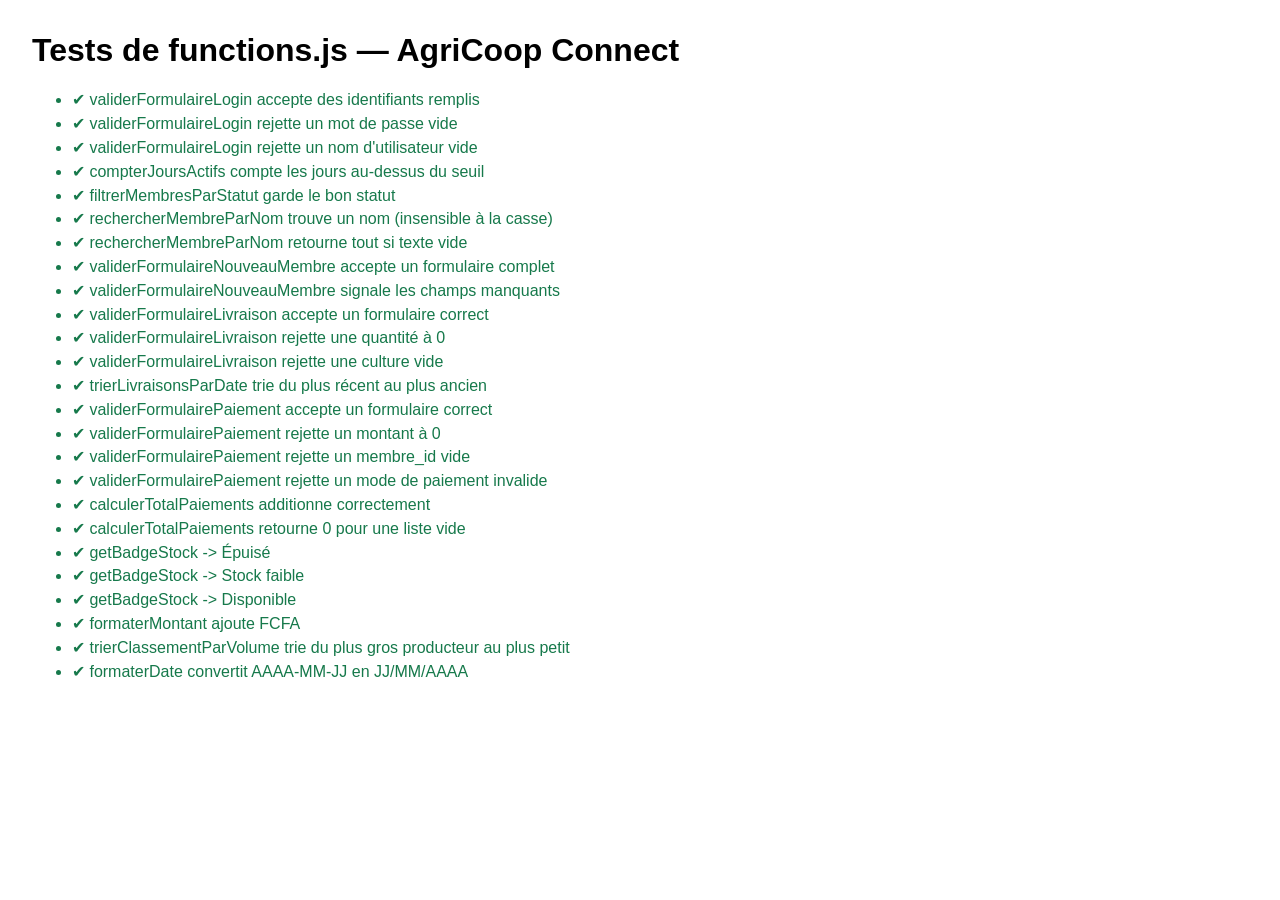
<file: frontend/functions.test.html>
<!DOCTYPE html>
<html lang="fr">
<head>
  <meta charset="UTF-8" />
  <title>Tests — functions.js — AgriCoop Connect</title>
  <style>
    body { font-family: sans-serif; margin: 2rem; }
    .ok { color: #16794b; }
    .ko { color: #b3261e; }
    li { margin: .3rem 0; }
  </style>
</head>
<body>
  <!-- Ouvrez ce fichier dans le navigateur. Tout doit être VERT.
       Vous n'avez rien à modifier ici. -->
  <h1>Tests de functions.js — AgriCoop Connect</h1>
  <ul id="resultats"></ul>

  <script src="functions.js"></script>
  <script>
    const ul = document.getElementById("resultats");
    function verifier(nom, condition) {
      const li = document.createElement("li");
      li.textContent = (condition ? "✔ " : "✗ ") + nom;
      li.className = condition ? "ok" : "ko";
      ul.appendChild(li);
    }
    function memeContenu(a, b) { return JSON.stringify(a) === JSON.stringify(b); }

    try {
      // --- Dev FS1 ---
      verifier("validerFormulaireLogin accepte des identifiants remplis",
        validerFormulaireLogin({ nom_utilisateur: "smalonga", mot_de_passe: "Secretaire2026" }) === true);

      verifier("validerFormulaireLogin rejette un mot de passe vide",
        validerFormulaireLogin({ nom_utilisateur: "smalonga", mot_de_passe: "" }) === false);

      verifier("validerFormulaireLogin rejette un nom d'utilisateur vide",
        validerFormulaireLogin({ nom_utilisateur: "   ", mot_de_passe: "abc" }) === false);

      verifier("compterJoursActifs compte les jours au-dessus du seuil",
        compterJoursActifs({ "2026-07-08": 135, "2026-07-09": 60, "2026-07-10": 110 }, 100) === 2);

      // --- Dev FS2 ---
      verifier("filtrerMembresParStatut garde le bon statut",
        memeContenu(
          filtrerMembresParStatut(
            [{ statut_cotisation: "En retard" }, { statut_cotisation: "À jour" }, { statut_cotisation: "En retard" }],
            "En retard"
          ),
          [{ statut_cotisation: "En retard" }, { statut_cotisation: "En retard" }]
        ));

      verifier("rechercherMembreParNom trouve un nom (insensible à la casse)",
        rechercherMembreParNom([{ nom: "Jean Mabiala" }, { nom: "Sandra Malonga" }], "jean").length === 1);

      verifier("rechercherMembreParNom retourne tout si texte vide",
        rechercherMembreParNom([{ nom: "Jean Mabiala" }, { nom: "Sandra Malonga" }], "").length === 2);

      verifier("validerFormulaireNouveauMembre accepte un formulaire complet",
        validerFormulaireNouveauMembre({ nom: "Koumba", prenom: "Marie", village: "Séo", contact: "064111222" }).valide === true);

      verifier("validerFormulaireNouveauMembre signale les champs manquants",
        validerFormulaireNouveauMembre({ nom: "Koumba", prenom: "", village: "Séo", contact: "" }).erreurs.length === 2);

      // --- Dev FS3 ---
      verifier("validerFormulaireLivraison accepte un formulaire correct",
        validerFormulaireLivraison({ membre_id: 1, culture: "Manioc", quantite: "40" }) === true);

      verifier("validerFormulaireLivraison rejette une quantité à 0",
        validerFormulaireLivraison({ membre_id: 1, culture: "Manioc", quantite: "0" }) === false);

      verifier("validerFormulaireLivraison rejette une culture vide",
        validerFormulaireLivraison({ membre_id: 1, culture: "", quantite: "40" }) === false);

      verifier("trierLivraisonsParDate trie du plus récent au plus ancien",
        memeContenu(
          trierLivraisonsParDate([{ date: "2026-07-10" }, { date: "2026-07-15" }, { date: "2026-07-08" }]),
          [{ date: "2026-07-15" }, { date: "2026-07-10" }, { date: "2026-07-08" }]
        ));

      // --- Dev FS4 ---
      verifier("validerFormulairePaiement accepte un formulaire correct",
        validerFormulairePaiement({ membre_id: 1, montant: "5000", mode_paiement: "Espèces" }) === true);

      verifier("validerFormulairePaiement rejette un montant à 0",
        validerFormulairePaiement({ membre_id: 1, montant: "0", mode_paiement: "Espèces" }) === false);

      verifier("validerFormulairePaiement rejette un membre_id vide",
        validerFormulairePaiement({ membre_id: "", montant: "5000", mode_paiement: "Espèces" }) === false);

      verifier("validerFormulairePaiement rejette un mode de paiement invalide",
        validerFormulairePaiement({ membre_id: 1, montant: "5000", mode_paiement: "Chèque" }) === false);

      verifier("calculerTotalPaiements additionne correctement",
        calculerTotalPaiements([{ montant: 5000 }, { montant: 3000 }, { montant: 2000 }]) === 10000);

      verifier("calculerTotalPaiements retourne 0 pour une liste vide",
        calculerTotalPaiements([]) === 0);

      // --- Dev FS5 ---
      verifier("getBadgeStock -> Épuisé",
        getBadgeStock(0) === "Épuisé");

      verifier("getBadgeStock -> Stock faible",
        getBadgeStock(30) === "Stock faible");

      verifier("getBadgeStock -> Disponible",
        getBadgeStock(80) === "Disponible");

      verifier("formaterMontant ajoute FCFA",
        formaterMontant(23000) === "23000 FCFA");

      // --- Dev FS6 ---
      verifier("trierClassementParVolume trie du plus gros producteur au plus petit",
        memeContenu(
          trierClassementParVolume([{ volume_total: 50 }, { volume_total: 130 }, { volume_total: 90 }]),
          [{ volume_total: 130 }, { volume_total: 90 }, { volume_total: 50 }]
        ));

      verifier("formaterDate convertit AAAA-MM-JJ en JJ/MM/AAAA",
        formaterDate("2026-07-12") === "12/07/2026");

    } catch (e) {
      verifier("Une fonction plante : " + e.message, false);
    }
  </script>
</body>
</html>
</file>
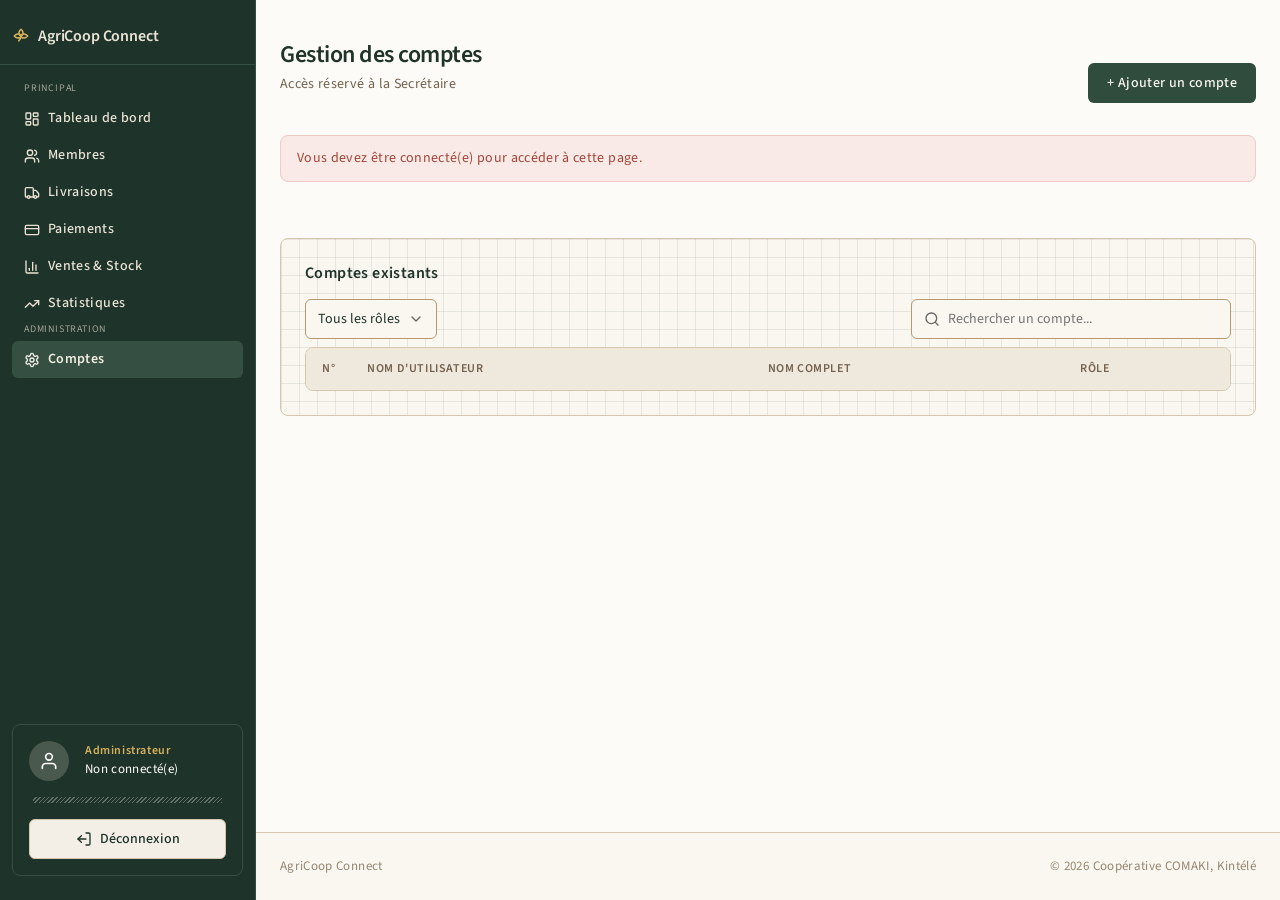
<file: frontend/comptes/comptes.html>
<!doctype html>
<html lang="fr">
  <head>
    <meta charset="UTF-8" />
    <meta name="viewport" content="width=device-width, initial-scale=1.0" />
    <title>AgriCoop Connect — Gestion des comptes</title>
    <link rel="stylesheet" href="comptes.css" />
  </head>
  <body>
    <div class="app">
      <!-- NAVIGATION (Dev FS2) — sidebar -->
      <input type="checkbox" id="menu-burger" class="menu-burger" />
      <nav class="navbar">
      <a class="logo" href="../dashboard/dashboard.html">
        <svg
          viewBox="0 0 24 24"
          fill="none"
          stroke="currentColor"
          stroke-width="2"
          stroke-linecap="round"
          stroke-linejoin="round"
          aria-hidden="true"
        >
          <path
            d="M12 3C9.2 5.5 8.8 8.5 10 10.6C11 12.2 13 12.2 14 10.6C15.2 8.5 14.8 5.5 12 3Z"
          />
          <path
            d="M3 12C5.5 9.2 8.5 8.8 10.6 10C12.2 11 12.2 13 10.6 14C8.5 15.2 5.5 14.8 3 12Z"
          />
          <path
            d="M21 12C18.5 9.2 15.5 8.8 13.4 10C11.8 11 11.8 13 13.4 14C15.5 15.2 18.5 14.8 21 12Z"
          />
          <path d="M12 12C12 15 10.5 17 9 18.5" />
        </svg>
        AgriCoop Connect
      </a>
      <section class="nav-contenu">
      <div class="nav-groupes">
        <div class="nav-groupe">
          <p class="nav-titre">Principal</p>
          <ul class="nav-links">
            <li>
              <svg
                class="icone"
                viewBox="0 0 24 24"
                fill="none"
                stroke="currentColor"
                stroke-width="2"
                stroke-linecap="round"
                stroke-linejoin="round"
                aria-hidden="true"
              >
                <rect width="7" height="9" x="3" y="3" rx="1" />
                <rect width="7" height="5" x="14" y="3" rx="1" />
                <rect width="7" height="9" x="14" y="12" rx="1" />
                <rect width="7" height="5" x="3" y="16" rx="1" />
              </svg>
              <a href="../dashboard/dashboard.html">Tableau de bord</a>
            </li>
            <li>
              <svg
                class="icone"
                viewBox="0 0 24 24"
                fill="none"
                stroke="currentColor"
                stroke-width="2"
                stroke-linecap="round"
                stroke-linejoin="round"
                aria-hidden="true"
              >
                <path d="M16 21v-2a4 4 0 0 0-4-4H6a4 4 0 0 0-4 4v2" />
                <circle cx="9" cy="7" r="4" />
                <path d="M22 21v-2a4 4 0 0 0-3-3.87" />
                <path d="M16 3.13a4 4 0 0 1 0 7.75" />
              </svg>
              <a href="../membres/membres.html">Membres</a>
            </li>
            <li>
              <svg
                class="icone"
                viewBox="0 0 24 24"
                fill="none"
                stroke="currentColor"
                stroke-width="2"
                stroke-linecap="round"
                stroke-linejoin="round"
                aria-hidden="true"
              >
                <path
                  d="M14 18V6a2 2 0 0 0-2-2H4a2 2 0 0 0-2 2v11a1 1 0 0 0 1 1h2"
                />
                <path d="M15 18H9" />
                <path
                  d="M19 18h2a1 1 0 0 0 1-1v-3.65a1 1 0 0 0-.22-.624l-3.48-4.35A1 1 0 0 0 17.52 8H14"
                />
                <circle cx="17" cy="18" r="2" />
                <circle cx="7" cy="18" r="2" />
              </svg>
              <a href="../livraisons/livraisons.html">Livraisons</a>
            </li>
            <li>
              <svg
                class="icone"
                viewBox="0 0 24 24"
                fill="none"
                stroke="currentColor"
                stroke-width="2"
                stroke-linecap="round"
                stroke-linejoin="round"
                aria-hidden="true"
              >
                <rect width="20" height="14" x="2" y="5" rx="2" />
                <line x1="2" x2="22" y1="10" y2="10" />
              </svg>
              <a href="../paiements/paiements.html">Paiements</a>
            </li>
            <li>
              <svg
                class="icone"
                viewBox="0 0 24 24"
                fill="none"
                stroke="currentColor"
                stroke-width="2"
                stroke-linecap="round"
                stroke-linejoin="round"
                aria-hidden="true"
              >
                <path d="M3 3v16a2 2 0 0 0 2 2h16" />
                <path d="M18 17V9" />
                <path d="M13 17V5" />
                <path d="M8 17v-3" />
              </svg>
              <a href="../ventes/ventes.html">Ventes &amp; Stock</a>
            </li>
            <li>
              <svg
                class="icone"
                viewBox="0 0 24 24"
                fill="none"
                stroke="currentColor"
                stroke-width="2"
                stroke-linecap="round"
                stroke-linejoin="round"
                aria-hidden="true"
              >
                <path d="M16 7h6v6" />
                <path d="m22 7-8.5 8.5-5-5L2 17" />
              </svg>
              <a href="../statistiques/statistiques.html">Statistiques</a>
            </li>
          </ul>
        </div>
        <div class="nav-groupe">
          <p class="nav-titre">Administration</p>
          <ul class="nav-links">
            <li class="actif">
              <svg
                class="icone"
                viewBox="0 0 24 24"
                fill="none"
                stroke="currentColor"
                stroke-width="2"
                stroke-linecap="round"
                stroke-linejoin="round"
                aria-hidden="true"
              >
                <path
                  d="M12.22 2h-.44a2 2 0 0 0-2 2v.18a2 2 0 0 1-1 1.73l-.43.25a2 2 0 0 1-2 0l-.15-.08a2 2 0 0 0-2.73.73l-.22.38a2 2 0 0 0 .73 2.73l.15.1a2 2 0 0 1 1 1.72v.51a2 2 0 0 1-1 1.74l-.15.09a2 2 0 0 0-.73 2.73l.22.38a2 2 0 0 0 2.73.73l.15-.08a2 2 0 0 1 2 0l.43.25a2 2 0 0 1 1 1.73V20a2 2 0 0 0 2 2h.44a2 2 0 0 0 2-2v-.18a2 2 0 0 1 1-1.73l.43-.25a2 2 0 0 1 2 0l.15.08a2 2 0 0 0 2.73-.73l.22-.39a2 2 0 0 0-.73-2.73l-.15-.08a2 2 0 0 1-1-1.74v-.5a2 2 0 0 1 1-1.74l.15-.09a2 2 0 0 0 .73-2.73l-.22-.38a2 2 0 0 0-2.73-.73l-.15.08a2 2 0 0 1-2 0l-.43-.25a2 2 0 0 1-1-1.73V4a2 2 0 0 0-2-2z"
                />
                <circle cx="12" cy="12" r="3" />
              </svg>
              <a href="../comptes/comptes.html">Comptes</a>
            </li>
          </ul>
        </div>
      </div>
      <div class="session-bar">
        <div class="carte-session">
          <a href="#" class="session-lien">
            <div class="session-icone">
              <svg
                viewBox="0 0 24 24"
                fill="none"
                stroke="currentColor"
                stroke-width="2"
                stroke-linecap="round"
                stroke-linejoin="round"
                aria-hidden="true"
              >
                <path d="M20 21v-2a4 4 0 0 0-4-4H8a4 4 0 0 0-4 4v2" />
                <circle cx="12" cy="7" r="4" />
              </svg>
            </div>
            <div class="session-infos">
              <span class="session-etiquette">Administrateur</span>
              <span id="utilisateur-connecte">Non connecté(e)</span>
            </div>
          </a>
          <span class="session-separateur"></span>
          <button id="btn-deconnexion" class="btn btn-secondaire">
            <svg
              viewBox="0 0 24 24"
              fill="none"
              stroke="currentColor"
              stroke-width="2"
              stroke-linecap="round"
              stroke-linejoin="round"
              aria-hidden="true"
            >
              <path d="M9 21H5a2 2 0 0 1-2-2V5a2 2 0 0 1 2-2h4" />
              <polyline points="16 17 21 12 16 7" />
              <line x1="21" x2="9" y1="12" y2="12" />
            </svg>
            Déconnexion
          </button>
        </div>
      </div>
      </section>
    </nav>
      <label for="menu-burger" class="voile" aria-hidden="true"></label>

      <aside class="contenu-principal">
        <main class="conteneur">
      <div class="zone-nouveau-compte">
        <input
          type="checkbox"
          id="toggle-nouveau-compte"
          class="toggle-modal"
        />

        <header class="entete-page">
          <div class="entete-texte">
            <h1 class="titre-page">Gestion des comptes</h1>
            <p class="sous-titre-page">Accès réservé à la Secrétaire</p>
          </div>
          <label
            for="menu-burger"
            class="menu-burger-icone"
            aria-label="Ouvrir le menu"
          >
            <span></span><span></span><span></span>
          </label>
        </header>
        <label for="toggle-nouveau-compte" class="btn btn-primaire btn-ajouter"
          >+ Ajouter un compte</label
        >

        <!-- ACCÈS REFUSÉ — main.js affiche ce message si l'utilisateur n'est pas la Secrétaire -->
        <div id="acces-refuse-comptes" class="message erreur" hidden></div>

        <!-- MODAL NOUVEAU COMPTE — formulaire, ne pas modifier les id -->
        <div class="modal-conteneur">
          <div class="modal-carte">
            <div class="modal-entete">
              <div class="modal-titre">
                <span class="modal-icone" aria-hidden="true">
                  <svg
                    viewBox="0 0 24 24"
                    fill="none"
                    stroke="currentColor"
                    stroke-width="2"
                    stroke-linecap="round"
                    stroke-linejoin="round"
                  >
                    <rect width="18" height="11" x="3" y="11" rx="2" ry="2" />
                    <path d="M7 11V7a5 5 0 0 1 10 0v4" />
                  </svg>
                </span>
                <div>
                  <h2>Nouveau compte</h2>
                  <p>Créez un accès pour un utilisateur</p>
                </div>
              </div>
              <label
                for="toggle-nouveau-compte"
                class="modal-fermer"
                aria-label="Fermer la fenêtre"
              >
                <svg
                  viewBox="0 0 24 24"
                  fill="none"
                  stroke="currentColor"
                  stroke-width="2"
                  stroke-linecap="round"
                  stroke-linejoin="round"
                >
                  <path d="M18 6 6 18" />
                  <path d="m6 6 12 12" />
                </svg>
              </label>
            </div>

            <form id="form-nouveau-compte" class="formulaire" novalidate>
              <div class="champ-champ">
                <label for="c-nom-utilisateur">Nom d'utilisateur</label>
                <input
                  type="text"
                  id="c-nom-utilisateur"
                  placeholder="Ex. : jdupont"
                  required
                />
              </div>
              <div class="champ-champ">
                <label for="c-mot-de-passe">Mot de passe temporaire</label>
                <input
                  type="password"
                  id="c-mot-de-passe"
                  placeholder="••••••••"
                  required
                />
              </div>
              <div class="champ-champ">
                <label for="c-nom-complet">Nom complet</label>
                <input
                  type="text"
                  id="c-nom-complet"
                  placeholder="Ex. : Jean Dupont"
                  required
                />
              </div>
              <div class="champ-champ">
                <label for="c-role">Rôle</label>
                <select id="c-role" required>
                  <option value="">-- Choisir un rôle --</option>
                  <option value="Président">Président</option>
                  <option value="Trésorière">Trésorière</option>
                  <option value="Responsable dépôt">Responsable dépôt</option>
                  <option value="Membre">Membre</option>
                </select>
              </div>
              <div class="actions-formulaire">
                <button type="submit" class="btn btn-primaire">
                  Créer le compte
                </button>
                <label
                  for="toggle-nouveau-compte"
                  class="btn btn-secondaire btn-fermer"
                  >Annuler</label
                >
              </div>
            </form>
            <div id="message-erreur-compte" class="message erreur" hidden></div>
            <div id="message-succes-compte" class="message succes" hidden></div>
          </div>
        </div>
        <label
          for="toggle-nouveau-compte"
          class="modal-voile"
          aria-hidden="true"
        ></label>
      </div>

      <!-- LISTE DES COMPTES — les <tr> sont injectés par main.js -->
      <section class="section sans-carte section-motif-grille">
        <h2>Comptes existants</h2>
        <div class="filtres">
          <select aria-label="Filtrer par rôle">
            <option value="">Tous les rôles</option>
            <option value="Membre">Membre</option>
            <option value="Trésorier">Trésorier</option>
            <option value="Admin">Admin</option>
          </select>
          <input type="text" placeholder="Rechercher un compte..." />
        </div>
        <div class="tableau-defilant">
          <table>
            <thead>
              <tr>
                <th>N°</th>
                <th>Nom d'utilisateur</th>
                <th>Nom complet</th>
                <th>Rôle</th>
              </tr>
            </thead>
            <tbody id="liste-comptes"></tbody>
          </table>
        </div>
      </section>
        </main>

        <footer class="pied">
      <span>AgriCoop Connect</span>
      <span>© 2026 Coopérative COMAKI, Kintélé</span>
    </footer>
      </aside>
    </div>

    <!-- NE PAS MODIFIER — scripts de connexion au backend -->
    <script src="../functions.js"></script>
    <script src="../main.js"></script>
  </body>
</html>
</file>
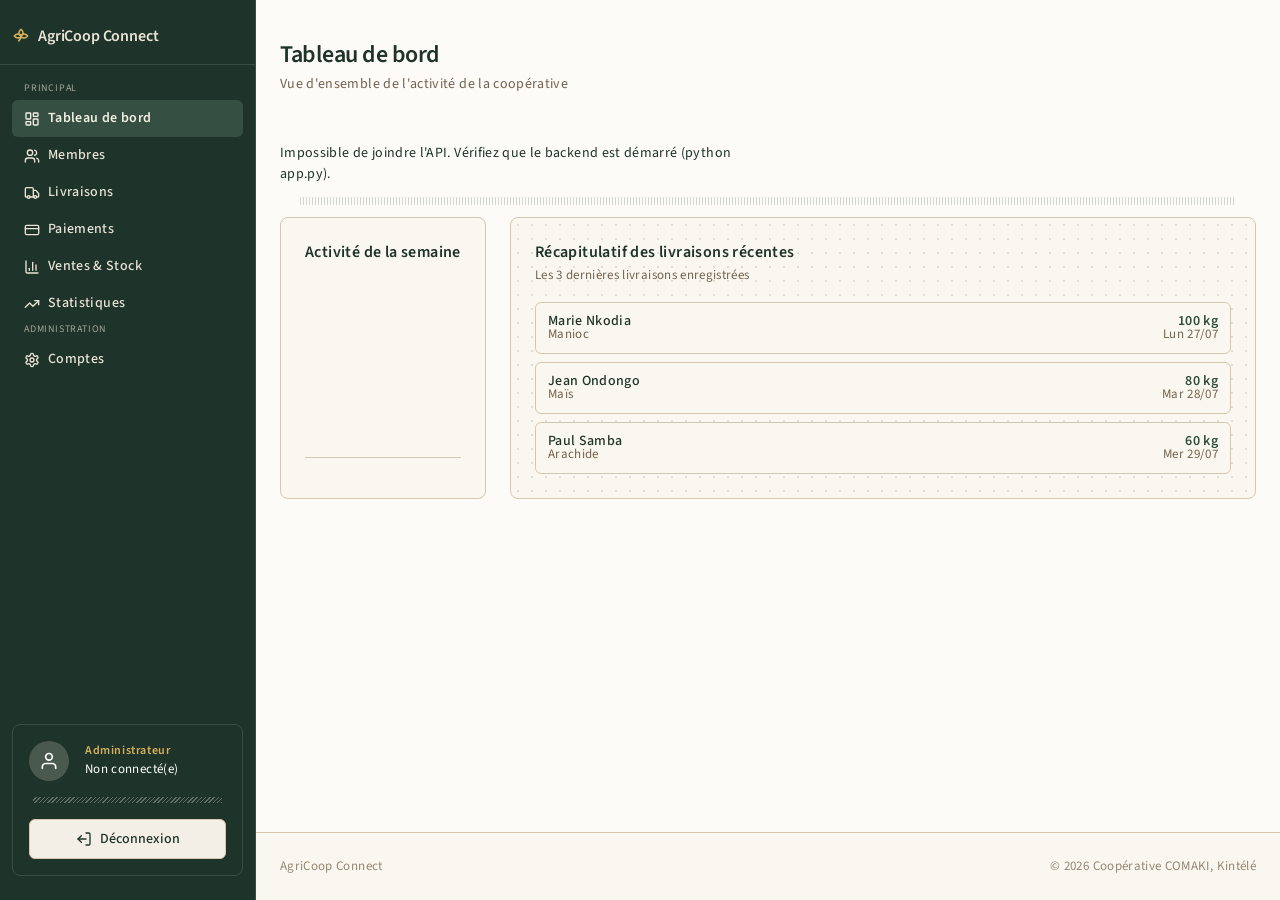
<file: frontend/dashboard/dashboard.html>
<!DOCTYPE html>
<html lang="fr">
<head>
  <meta charset="UTF-8">
  <meta name="viewport" content="width=device-width, initial-scale=1.0">
  <title>AgriCoop Connect — Tableau de bord</title>
  <link rel="stylesheet" href="dashboard.css">
</head>
<body>

  <div class="app">
    <!-- NAVIGATION (Dev FS1) — sidebar -->
    <input type="checkbox" id="menu-burger" class="menu-burger">
    <nav class="navbar">
    <a class="logo" href="../dashboard/dashboard.html">
      <svg viewBox="0 0 24 24" fill="none" stroke="currentColor" stroke-width="2" stroke-linecap="round" stroke-linejoin="round" aria-hidden="true"><path d="M12 3C9.2 5.5 8.8 8.5 10 10.6C11 12.2 13 12.2 14 10.6C15.2 8.5 14.8 5.5 12 3Z"/><path d="M3 12C5.5 9.2 8.5 8.8 10.6 10C12.2 11 12.2 13 10.6 14C8.5 15.2 5.5 14.8 3 12Z"/><path d="M21 12C18.5 9.2 15.5 8.8 13.4 10C11.8 11 11.8 13 13.4 14C15.5 15.2 18.5 14.8 21 12Z"/><path d="M12 12C12 15 10.5 17 9 18.5"/></svg>
      AgriCoop Connect
    </a>
    <section class="nav-contenu">
    <div class="nav-groupes">
    <div class="nav-groupe">
      <p class="nav-titre">Principal</p>
      <ul class="nav-links">
      <li class="actif">
        <svg class="icone" viewBox="0 0 24 24" fill="none" stroke="currentColor" stroke-width="2" stroke-linecap="round" stroke-linejoin="round" aria-hidden="true"><rect width="7" height="9" x="3" y="3" rx="1"/><rect width="7" height="5" x="14" y="3" rx="1"/><rect width="7" height="9" x="14" y="12" rx="1"/><rect width="7" height="5" x="3" y="16" rx="1"/></svg>
        <a href="../dashboard/dashboard.html">Tableau de bord</a>
      </li>
      <li>
        <svg class="icone" viewBox="0 0 24 24" fill="none" stroke="currentColor" stroke-width="2" stroke-linecap="round" stroke-linejoin="round" aria-hidden="true"><path d="M16 21v-2a4 4 0 0 0-4-4H6a4 4 0 0 0-4 4v2"/><circle cx="9" cy="7" r="4"/><path d="M22 21v-2a4 4 0 0 0-3-3.87"/><path d="M16 3.13a4 4 0 0 1 0 7.75"/></svg>
        <a href="../membres/membres.html">Membres</a>
      </li>
      <li>
        <svg class="icone" viewBox="0 0 24 24" fill="none" stroke="currentColor" stroke-width="2" stroke-linecap="round" stroke-linejoin="round" aria-hidden="true"><path d="M14 18V6a2 2 0 0 0-2-2H4a2 2 0 0 0-2 2v11a1 1 0 0 0 1 1h2"/><path d="M15 18H9"/><path d="M19 18h2a1 1 0 0 0 1-1v-3.65a1 1 0 0 0-.22-.624l-3.48-4.35A1 1 0 0 0 17.52 8H14"/><circle cx="17" cy="18" r="2"/><circle cx="7" cy="18" r="2"/></svg>
        <a href="../livraisons/livraisons.html">Livraisons</a>
      </li>
      <li>
        <svg class="icone" viewBox="0 0 24 24" fill="none" stroke="currentColor" stroke-width="2" stroke-linecap="round" stroke-linejoin="round" aria-hidden="true"><rect width="20" height="14" x="2" y="5" rx="2"/><line x1="2" x2="22" y1="10" y2="10"/></svg>
        <a href="../paiements/paiements.html">Paiements</a>
      </li>
      <li>
        <svg class="icone" viewBox="0 0 24 24" fill="none" stroke="currentColor" stroke-width="2" stroke-linecap="round" stroke-linejoin="round" aria-hidden="true"><path d="M3 3v16a2 2 0 0 0 2 2h16"/><path d="M18 17V9"/><path d="M13 17V5"/><path d="M8 17v-3"/></svg>
        <a href="../ventes/ventes.html">Ventes &amp; Stock</a>
      </li>
      <li>
        <svg class="icone" viewBox="0 0 24 24" fill="none" stroke="currentColor" stroke-width="2" stroke-linecap="round" stroke-linejoin="round" aria-hidden="true"><path d="M16 7h6v6"/><path d="m22 7-8.5 8.5-5-5L2 17"/></svg>
        <a href="../statistiques/statistiques.html">Statistiques</a>
      </li>
      </ul>
    </div>
    <div class="nav-groupe">
      <p class="nav-titre">Administration</p>
      <ul class="nav-links">
      <li>
        <svg class="icone" viewBox="0 0 24 24" fill="none" stroke="currentColor" stroke-width="2" stroke-linecap="round" stroke-linejoin="round" aria-hidden="true"><path d="M12.22 2h-.44a2 2 0 0 0-2 2v.18a2 2 0 0 1-1 1.73l-.43.25a2 2 0 0 1-2 0l-.15-.08a2 2 0 0 0-2.73.73l-.22.38a2 2 0 0 0 .73 2.73l.15.1a2 2 0 0 1 1 1.72v.51a2 2 0 0 1-1 1.74l-.15.09a2 2 0 0 0-.73 2.73l.22.38a2 2 0 0 0 2.73.73l.15-.08a2 2 0 0 1 2 0l.43.25a2 2 0 0 1 1 1.73V20a2 2 0 0 0 2 2h.44a2 2 0 0 0 2-2v-.18a2 2 0 0 1 1-1.73l.43-.25a2 2 0 0 1 2 0l.15.08a2 2 0 0 0 2.73-.73l.22-.39a2 2 0 0 0-.73-2.73l-.15-.08a2 2 0 0 1-1-1.74v-.5a2 2 0 0 1 1-1.74l.15-.09a2 2 0 0 0 .73-2.73l-.22-.38a2 2 0 0 0-2.73-.73l-.15.08a2 2 0 0 1-2 0l-.43-.25a2 2 0 0 1-1-1.73V4a2 2 0 0 0-2-2z"/><circle cx="12" cy="12" r="3"/></svg>
        <a href="../comptes/comptes.html">Comptes</a>
      </li>
      </ul>
    </div>
    </div>
    <div class="session-bar">
      <div class="carte-session">
        <a href="#" class="session-lien">
          <div class="session-icone">
            <svg viewBox="0 0 24 24" fill="none" stroke="currentColor" stroke-width="2" stroke-linecap="round" stroke-linejoin="round" aria-hidden="true"><path d="M20 21v-2a4 4 0 0 0-4-4H8a4 4 0 0 0-4 4v2"/><circle cx="12" cy="7" r="4"/></svg>
          </div>
          <div class="session-infos">
            <span class="session-etiquette">Administrateur</span>
            <span id="utilisateur-connecte">Non connecté(e)</span>
          </div>
        </a>
        <span class="session-separateur"></span>
        <button id="btn-deconnexion" class="btn btn-secondaire"><svg viewBox="0 0 24 24" fill="none" stroke="currentColor" stroke-width="2" stroke-linecap="round" stroke-linejoin="round" aria-hidden="true"><path d="M9 21H5a2 2 0 0 1-2-2V5a2 2 0 0 1 2-2h4"/><polyline points="16 17 21 12 16 7"/><line x1="21" x2="9" y1="12" y2="12"/></svg>
          Déconnexion
        </button>
      </div>
    </div>
    </section>
  </nav>
    <label for="menu-burger" class="voile" aria-hidden="true"></label>

    <aside class="contenu-principal">
      <main class="conteneur">
    <header class="entete-page">
      <div class="entete-texte">
        <h1 class="titre-page">Tableau de bord</h1>
        <p class="sous-titre-page">Vue d'ensemble de l'activité de la coopérative</p>
      </div>
      <label for="menu-burger" class="menu-burger-icone" aria-label="Ouvrir le menu">
        <span></span><span></span><span></span>
      </label>
    </header>

    <!-- CARTES INDICATEURS — main.js remplit chaque #carte-* -->
    <div id="dashboard-cartes" class="grille">
      <article class="carte-indicateur">
        <div class="carte-entete">
          <div class="carte-icone">
            <svg viewBox="0 0 24 24" fill="none" stroke="currentColor" stroke-width="2" stroke-linecap="round" stroke-linejoin="round" aria-hidden="true"><path d="M3 3v18h18"/><rect width="4" height="7" x="7" y="10" rx="1"/><rect width="4" height="4" x="15" y="14" rx="1"/></svg>
          </div>
          <div class="carte-titre-bloc">
            <h3>Stock total</h3>
          </div>
        </div>
        <p id="carte-stock" class="carte-valeur">—</p>
        <p class="carte-note">Disponible en coopérative</p>
      </article>
      <hr class="separateur-carte" aria-hidden="true">
      <article class="carte-indicateur">
        <div class="carte-entete">
          <div class="carte-icone">
            <svg viewBox="0 0 24 24" fill="none" stroke="currentColor" stroke-width="2" stroke-linecap="round" stroke-linejoin="round" aria-hidden="true"><circle cx="12" cy="12" r="10"/><path d="M16 8h-6a2 2 0 1 0 0 4h4a2 2 0 1 1 0 4H8"/><path d="M12 6v2m0 8v2"/></svg>
          </div>
          <div class="carte-titre-bloc">
            <h3>Montant dû aux membres</h3>
          </div>
        </div>
        <p id="carte-montant-du" class="carte-valeur">—</p>
        <p class="carte-note">Solde des livraisons</p>
      </article>
      <hr class="separateur-carte" aria-hidden="true">
      <article class="carte-indicateur">
        <div class="carte-entete">
          <div class="carte-icone">
            <svg viewBox="0 0 24 24" fill="none" stroke="currentColor" stroke-width="2" stroke-linecap="round" stroke-linejoin="round" aria-hidden="true"><path d="M20 21v-2a4 4 0 0 0-4-4H8a4 4 0 0 0-4 4v2"/><circle cx="12" cy="7" r="4"/></svg>
          </div>
          <div class="carte-titre-bloc">
            <h3>Membres actifs</h3>
          </div>
        </div>
        <p id="carte-membres" class="carte-valeur">—</p>
        <p class="carte-note">Cotisations à jour</p>
      </article>
      <hr class="separateur-carte" aria-hidden="true">
      <article class="carte-indicateur">
        <div class="carte-entete">
          <div class="carte-icone">
            <svg viewBox="0 0 24 24" fill="none" stroke="currentColor" stroke-width="2" stroke-linecap="round" stroke-linejoin="round" aria-hidden="true"><path d="M14 18V6a2 2 0 0 0-2-2H4a2 2 0 0 0-2 2v11a1 1 0 0 0 1 1h2"/><path d="M15 18H9"/><path d="M19 18h2a1 1 0 0 0 1-1v-3.65a1 1 0 0 0-.22-.624l-3.48-4.35A1 1 0 0 0 17.52 8H14"/><circle cx="17" cy="18" r="2"/><circle cx="7" cy="18" r="2"/></svg>
          </div>
          <div class="carte-titre-bloc">
            <h3>Livraisons du mois</h3>
          </div>
        </div>
        <p id="carte-livraisons" class="carte-valeur">—</p>
        <p class="carte-note">Ce mois-ci</p>
      </article>
    </div>

    <hr class="separateur-section" aria-hidden="true">

    <div class="tableau-bord">
    <section class="section section-graphique">
      <div class="recap-titre-groupe">
        <h2>Activité de la semaine</h2>
        <p id="jours-actifs"></p>
      </div>
      <div id="graphique-semaine" class="graphique"></div>
    </section>

    <hr class="separateur-graphique" aria-hidden="true">

    <aside class="colonne-laterale">
      <section class="section section-motif section-activite-laterale">
        <div class="recap-titre-groupe">
          <h2>Récapitulatif des livraisons récentes</h2>
          <p class="sous-titre-recap">Les 3 dernières livraisons enregistrées</p>
        </div>
        <div class="recap-livraisons">
          <article class="livraison-ligne">
            <span class="livraison-membre">Marie Nkodia</span>
            <span class="livraison-culture">Manioc</span>
            <span class="livraison-quantite">100 kg</span>
            <span class="livraison-date">Lun 27/07</span>
          </article>
          <article class="livraison-ligne">
            <span class="livraison-membre">Jean Ondongo</span>
            <span class="livraison-culture">Maïs</span>
            <span class="livraison-quantite">80 kg</span>
            <span class="livraison-date">Mar 28/07</span>
          </article>
          <article class="livraison-ligne">
            <span class="livraison-membre">Paul Samba</span>
            <span class="livraison-culture">Arachide</span>
            <span class="livraison-quantite">60 kg</span>
            <span class="livraison-date">Mer 29/07</span>
          </article>
        </div>
      </section>
    </aside>

    </div>
      </main>

      <footer class="pied">
      <span>AgriCoop Connect</span>
      <span>© 2026 Coopérative COMAKI, Kintélé</span>
    </footer>
    </aside>
  </div>

  <!-- NE PAS MODIFIER — scripts de connexion au backend -->
  <script src="../functions.js"></script>
  <script src="../main.js"></script>
</body>
</html>
</file>
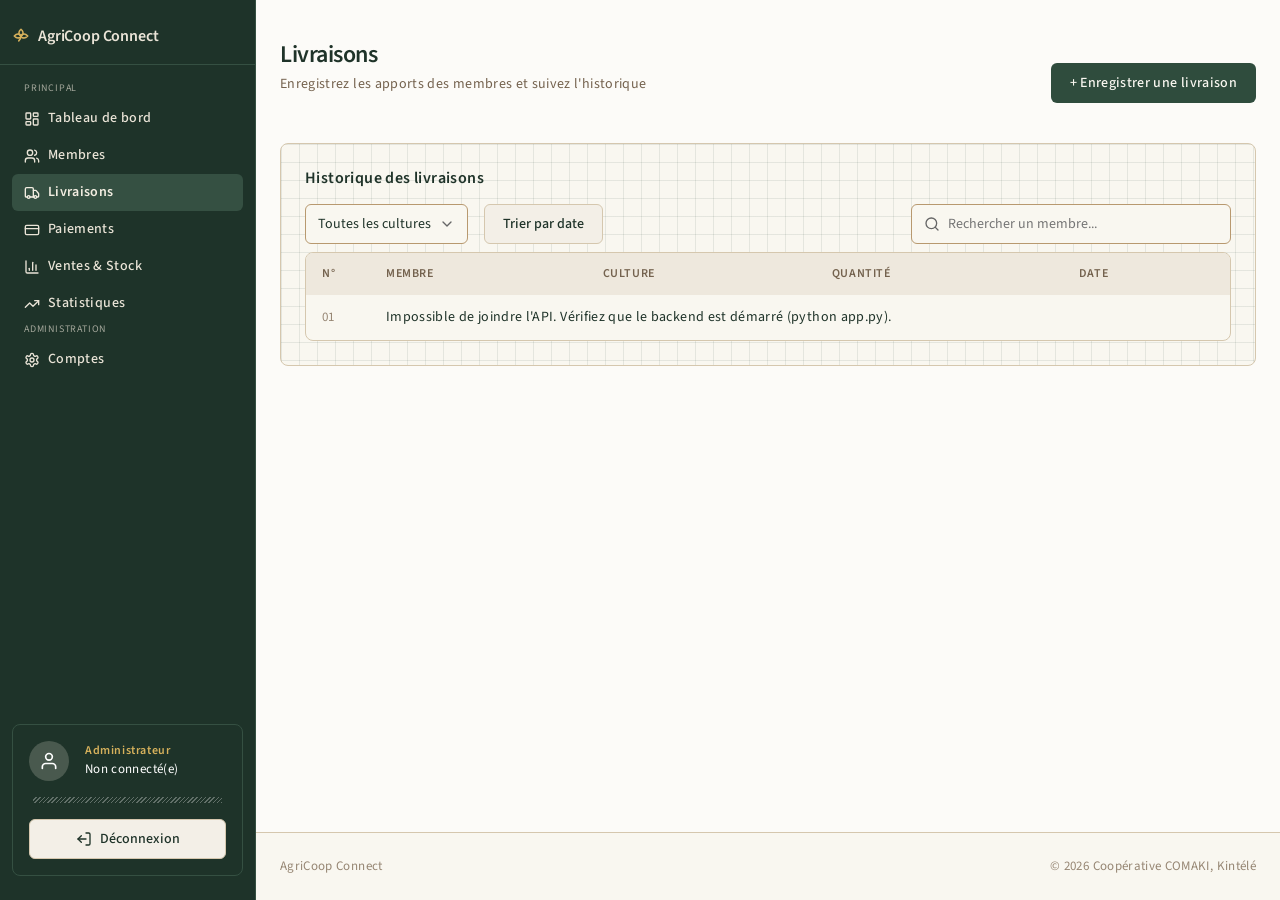
<file: frontend/livraisons/livraisons.html>
<!DOCTYPE html>
<html lang="fr">
<head>
  <meta charset="UTF-8">
  <meta name="viewport" content="width=device-width, initial-scale=1.0">
  <title>AgriCoop Connect — Livraisons</title>
  <link rel="stylesheet" href="livraisons.css">
</head>
<body>

  <div class="app">
    <!-- NAVIGATION (Dev FS3) — sidebar -->
    <input type="checkbox" id="menu-burger" class="menu-burger">
    <nav class="navbar">
    <a class="logo" href="../dashboard/dashboard.html">
      <svg viewBox="0 0 24 24" fill="none" stroke="currentColor" stroke-width="2" stroke-linecap="round" stroke-linejoin="round" aria-hidden="true"><path d="M12 3C9.2 5.5 8.8 8.5 10 10.6C11 12.2 13 12.2 14 10.6C15.2 8.5 14.8 5.5 12 3Z"/><path d="M3 12C5.5 9.2 8.5 8.8 10.6 10C12.2 11 12.2 13 10.6 14C8.5 15.2 5.5 14.8 3 12Z"/><path d="M21 12C18.5 9.2 15.5 8.8 13.4 10C11.8 11 11.8 13 13.4 14C15.5 15.2 18.5 14.8 21 12Z"/><path d="M12 12C12 15 10.5 17 9 18.5"/></svg>
      AgriCoop Connect
    </a>
    <section class="nav-contenu">
    <div class="nav-groupes">
    <div class="nav-groupe">
      <p class="nav-titre">Principal</p>
      <ul class="nav-links">
      <li>
        <svg class="icone" viewBox="0 0 24 24" fill="none" stroke="currentColor" stroke-width="2" stroke-linecap="round" stroke-linejoin="round" aria-hidden="true"><rect width="7" height="9" x="3" y="3" rx="1"/><rect width="7" height="5" x="14" y="3" rx="1"/><rect width="7" height="9" x="14" y="12" rx="1"/><rect width="7" height="5" x="3" y="16" rx="1"/></svg>
        <a href="../dashboard/dashboard.html">Tableau de bord</a>
      </li>
      <li>
        <svg class="icone" viewBox="0 0 24 24" fill="none" stroke="currentColor" stroke-width="2" stroke-linecap="round" stroke-linejoin="round" aria-hidden="true"><path d="M16 21v-2a4 4 0 0 0-4-4H6a4 4 0 0 0-4 4v2"/><circle cx="9" cy="7" r="4"/><path d="M22 21v-2a4 4 0 0 0-3-3.87"/><path d="M16 3.13a4 4 0 0 1 0 7.75"/></svg>
        <a href="../membres/membres.html">Membres</a>
      </li>
      <li class="actif">
        <svg class="icone" viewBox="0 0 24 24" fill="none" stroke="currentColor" stroke-width="2" stroke-linecap="round" stroke-linejoin="round" aria-hidden="true"><path d="M14 18V6a2 2 0 0 0-2-2H4a2 2 0 0 0-2 2v11a1 1 0 0 0 1 1h2"/><path d="M15 18H9"/><path d="M19 18h2a1 1 0 0 0 1-1v-3.65a1 1 0 0 0-.22-.624l-3.48-4.35A1 1 0 0 0 17.52 8H14"/><circle cx="17" cy="18" r="2"/><circle cx="7" cy="18" r="2"/></svg>
        <a href="../livraisons/livraisons.html">Livraisons</a>
      </li>
      <li>
        <svg class="icone" viewBox="0 0 24 24" fill="none" stroke="currentColor" stroke-width="2" stroke-linecap="round" stroke-linejoin="round" aria-hidden="true"><rect width="20" height="14" x="2" y="5" rx="2"/><line x1="2" x2="22" y1="10" y2="10"/></svg>
        <a href="../paiements/paiements.html">Paiements</a>
      </li>
      <li>
        <svg class="icone" viewBox="0 0 24 24" fill="none" stroke="currentColor" stroke-width="2" stroke-linecap="round" stroke-linejoin="round" aria-hidden="true"><path d="M3 3v16a2 2 0 0 0 2 2h16"/><path d="M18 17V9"/><path d="M13 17V5"/><path d="M8 17v-3"/></svg>
        <a href="../ventes/ventes.html">Ventes &amp; Stock</a>
      </li>
      <li>
        <svg class="icone" viewBox="0 0 24 24" fill="none" stroke="currentColor" stroke-width="2" stroke-linecap="round" stroke-linejoin="round" aria-hidden="true"><path d="M16 7h6v6"/><path d="m22 7-8.5 8.5-5-5L2 17"/></svg>
        <a href="../statistiques/statistiques.html">Statistiques</a>
      </li>
      </ul>
    </div>
    <div class="nav-groupe">
      <p class="nav-titre">Administration</p>
      <ul class="nav-links">
      <li>
        <svg class="icone" viewBox="0 0 24 24" fill="none" stroke="currentColor" stroke-width="2" stroke-linecap="round" stroke-linejoin="round" aria-hidden="true"><path d="M12.22 2h-.44a2 2 0 0 0-2 2v.18a2 2 0 0 1-1 1.73l-.43.25a2 2 0 0 1-2 0l-.15-.08a2 2 0 0 0-2.73.73l-.22.38a2 2 0 0 0 .73 2.73l.15.1a2 2 0 0 1 1 1.72v.51a2 2 0 0 1-1 1.74l-.15.09a2 2 0 0 0-.73 2.73l.22.38a2 2 0 0 0 2.73.73l.15-.08a2 2 0 0 1 2 0l.43.25a2 2 0 0 1 1 1.73V20a2 2 0 0 0 2 2h.44a2 2 0 0 0 2-2v-.18a2 2 0 0 1 1-1.73l.43-.25a2 2 0 0 1 2 0l.15.08a2 2 0 0 0 2.73-.73l.22-.39a2 2 0 0 0-.73-2.73l-.15-.08a2 2 0 0 1-1-1.74v-.5a2 2 0 0 1 1-1.74l.15-.09a2 2 0 0 0 .73-2.73l-.22-.38a2 2 0 0 0-2.73-.73l-.15.08a2 2 0 0 1-2 0l-.43-.25a2 2 0 0 1-1-1.73V4a2 2 0 0 0-2-2z"/><circle cx="12" cy="12" r="3"/></svg>
        <a href="../comptes/comptes.html">Comptes</a>
      </li>
      </ul>
    </div>
    </div>
    <div class="session-bar">
      <div class="carte-session">
        <a href="#" class="session-lien">
          <div class="session-icone">
            <svg viewBox="0 0 24 24" fill="none" stroke="currentColor" stroke-width="2" stroke-linecap="round" stroke-linejoin="round" aria-hidden="true"><path d="M20 21v-2a4 4 0 0 0-4-4H8a4 4 0 0 0-4 4v2"/><circle cx="12" cy="7" r="4"/></svg>
          </div>
          <div class="session-infos">
            <span class="session-etiquette">Administrateur</span>
            <span id="utilisateur-connecte">Non connecté(e)</span>
          </div>
        </a>
        <span class="session-separateur"></span>
        <button id="btn-deconnexion" class="btn btn-secondaire"><svg viewBox="0 0 24 24" fill="none" stroke="currentColor" stroke-width="2" stroke-linecap="round" stroke-linejoin="round" aria-hidden="true"><path d="M9 21H5a2 2 0 0 1-2-2V5a2 2 0 0 1 2-2h4"/><polyline points="16 17 21 12 16 7"/><line x1="21" x2="9" y1="12" y2="12"/></svg>
          Déconnexion
        </button>
      </div>
    </div>
    </section>
  </nav>
    <label for="menu-burger" class="voile" aria-hidden="true"></label>

    <aside class="contenu-principal">
      <main class="conteneur">
    <div class="zone-nouvelle-livraison">
      <input type="checkbox" id="toggle-nouvelle-livraison" class="toggle-modal">

      <header class="entete-page">
        <div class="entete-texte">
          <h1 class="titre-page">Livraisons</h1>
          <p class="sous-titre-page">Enregistrez les apports des membres et suivez l'historique</p>
        </div>
        <label for="menu-burger" class="menu-burger-icone" aria-label="Ouvrir le menu">
          <span></span><span></span><span></span>
        </label>
      </header>
      <label for="toggle-nouvelle-livraison" class="btn btn-primaire btn-ajouter">+ Enregistrer une livraison</label>

      <!-- MODAL — formulaire, ne pas modifier les id -->
      <div class="modal-conteneur">
        <div class="modal-carte">
          <div class="modal-entete">
            <div class="modal-titre">
              <span class="modal-icone" aria-hidden="true">
                <svg viewBox="0 0 24 24" fill="none" stroke="currentColor" stroke-width="2" stroke-linecap="round" stroke-linejoin="round"><path d="M14 18V6a2 2 0 0 0-2-2H4a2 2 0 0 0-2 2v11a1 1 0 0 0 1 1h2"/><path d="M15 18H9"/><path d="M19 18h2a1 1 0 0 0 1-1v-3.65a1 1 0 0 0-.22-.624l-3.48-4.35A1 1 0 0 0 17.52 8H14"/><circle cx="17" cy="18" r="2"/><circle cx="7" cy="18" r="2"/></svg>
              </span>
              <div>
                <h2>Enregistrer une livraison</h2>
                <p>Ajoutez un apport de récolte</p>
              </div>
            </div>
            <label for="toggle-nouvelle-livraison" class="modal-fermer" aria-label="Fermer la fenêtre">
              <svg viewBox="0 0 24 24" fill="none" stroke="currentColor" stroke-width="2" stroke-linecap="round" stroke-linejoin="round"><path d="M18 6 6 18"/><path d="m6 6 12 12"/></svg>
            </label>
          </div>

          <form id="form-livraison" class="formulaire formulaire-modal" novalidate>
            <div class="champ-champ">
              <label for="f-membre">Membre</label>
              <select id="f-membre" required>
                <option value="">-- Choisir un membre --</option>
              </select>
            </div>
            <div class="champ-champ">
              <label for="f-culture">Culture</label>
              <select id="f-culture" required>
                <option value="">-- Choisir une culture --</option>
                <option value="Manioc">Manioc</option>
                <option value="Maïs">Maïs</option>
                <option value="Arachide">Arachide</option>
              </select>
            </div>
            <div class="champ-champ champ-plein">
              <label for="f-quantite">Quantité (kg)</label>
              <input type="number" id="f-quantite" min="1" placeholder="Ex. : 50" required>
            </div>
            <div class="actions-formulaire">
              <button type="submit" class="btn btn-primaire">Enregistrer</button>
              <label for="toggle-nouvelle-livraison" class="btn btn-secondaire btn-fermer">Annuler</label>
            </div>
          </form>
          <div id="message-erreur-livraison" class="message erreur" hidden></div>
          <div id="message-succes-livraison" class="message succes" hidden></div>
        </div>
      </div>
      <label for="toggle-nouvelle-livraison" class="modal-voile" aria-hidden="true"></label>
    </div>

    <!-- TABLEAU DES LIVRAISONS — les <tr> sont injectés par main.js -->
    <section class="section sans-carte section-motif-grille">
      <h2>Historique des livraisons</h2>
      <div class="filtres">
        <select aria-label="Filtrer par culture">
          <option value="">Toutes les cultures</option>
          <option value="Manioc">Manioc</option>
          <option value="Maïs">Maïs</option>
          <option value="Arachide">Arachide</option>
        </select>
        <button id="btn-trier-livraisons" class="btn btn-secondaire">Trier par date</button>
        <input type="text" placeholder="Rechercher un membre...">
      </div>
      <div class="tableau-defilant">
        <table>
          <thead>
            <tr>
              <th>N°</th>
              <th>Membre</th>
              <th>Culture</th>
              <th>Quantité</th>
              <th>Date</th>
            </tr>
          </thead>
          <tbody id="liste-livraisons"></tbody>
        </table>
      </div>
    </section>
      </main>

      <footer class="pied">
      <span>AgriCoop Connect</span>
      <span>© 2026 Coopérative COMAKI, Kintélé</span>
    </footer>
    </aside>
  </div>

  <!-- NE PAS MODIFIER — scripts de connexion au backend -->
  <script src="../functions.js"></script>
  <script src="../main.js"></script>
</body>
</html>
</file>
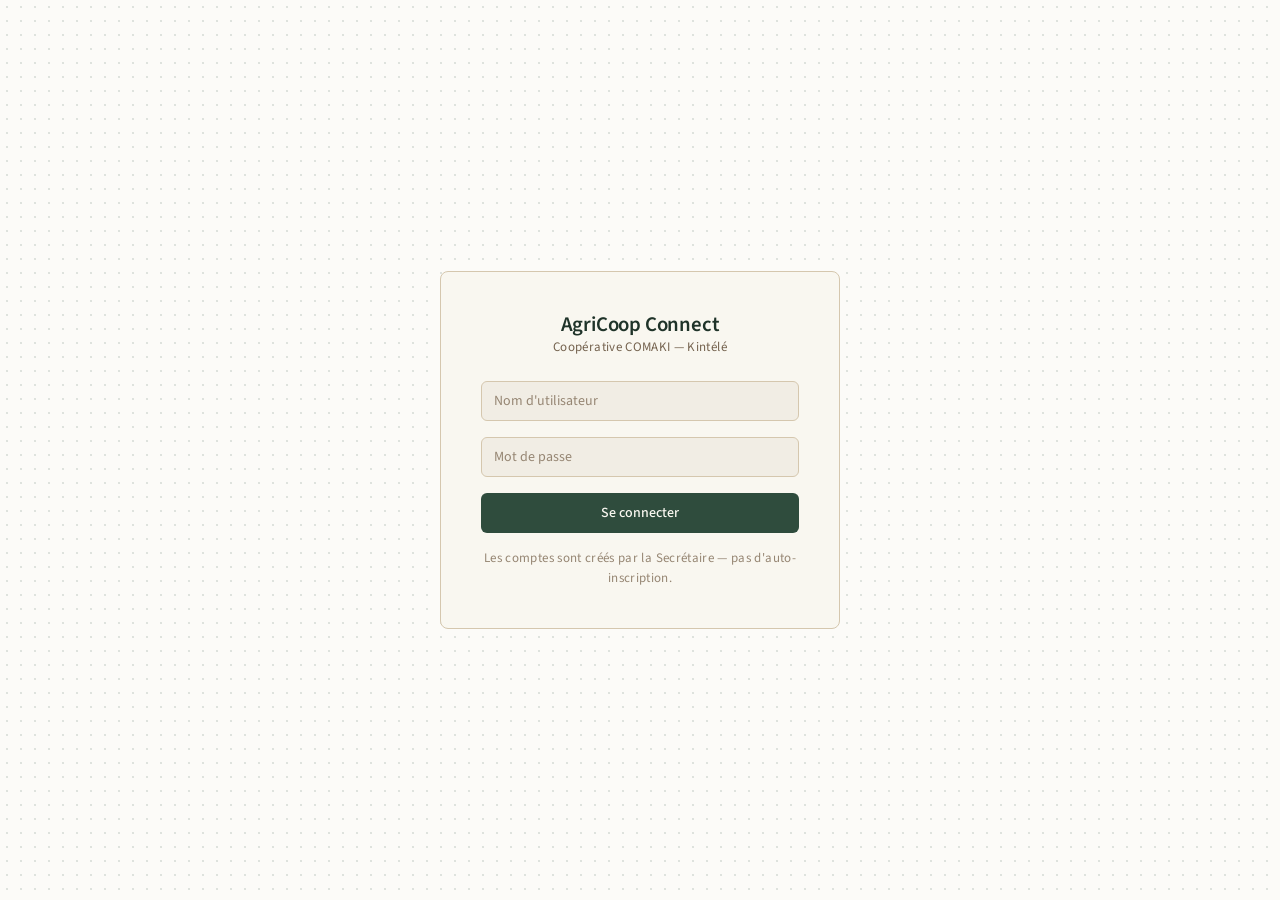
<file: frontend/login/login.html>
<!DOCTYPE html>
<html lang="fr">
<head>
  <meta charset="UTF-8">
  <meta name="viewport" content="width=device-width, initial-scale=1.0">
  <title>AgriCoop Connect — Connexion</title>
  <link rel="stylesheet" href="login.css">
</head>
<body>

  <main class="page-connexion">
    <section class="carte-connexion" aria-labelledby="titre-connexion">
      <h1 id="titre-connexion">AgriCoop Connect</h1>
      <p class="sous-titre">Coopérative COMAKI — Kintélé</p>

      <!-- NE PAS MODIFIER les id du formulaire — main.js les utilise -->
      <form id="form-login" class="formulaire" novalidate>
        <input type="text" id="l-nom-utilisateur" placeholder="Nom d'utilisateur" required>
        <input type="password" id="l-mot-de-passe" placeholder="Mot de passe" required>
        <button type="submit" class="btn btn-primaire">Se connecter</button>
      </form>

      <div id="message-erreur-login" class="message erreur" hidden></div>

      <p class="aide">Les comptes sont créés par la Secrétaire — pas d'auto-inscription.</p>
    </section>
  </main>

  <!-- NE PAS MODIFIER — scripts de connexion au backend -->
  <script src="../functions.js"></script>
  <script src="../main.js"></script>
</body>
</html>
</file>
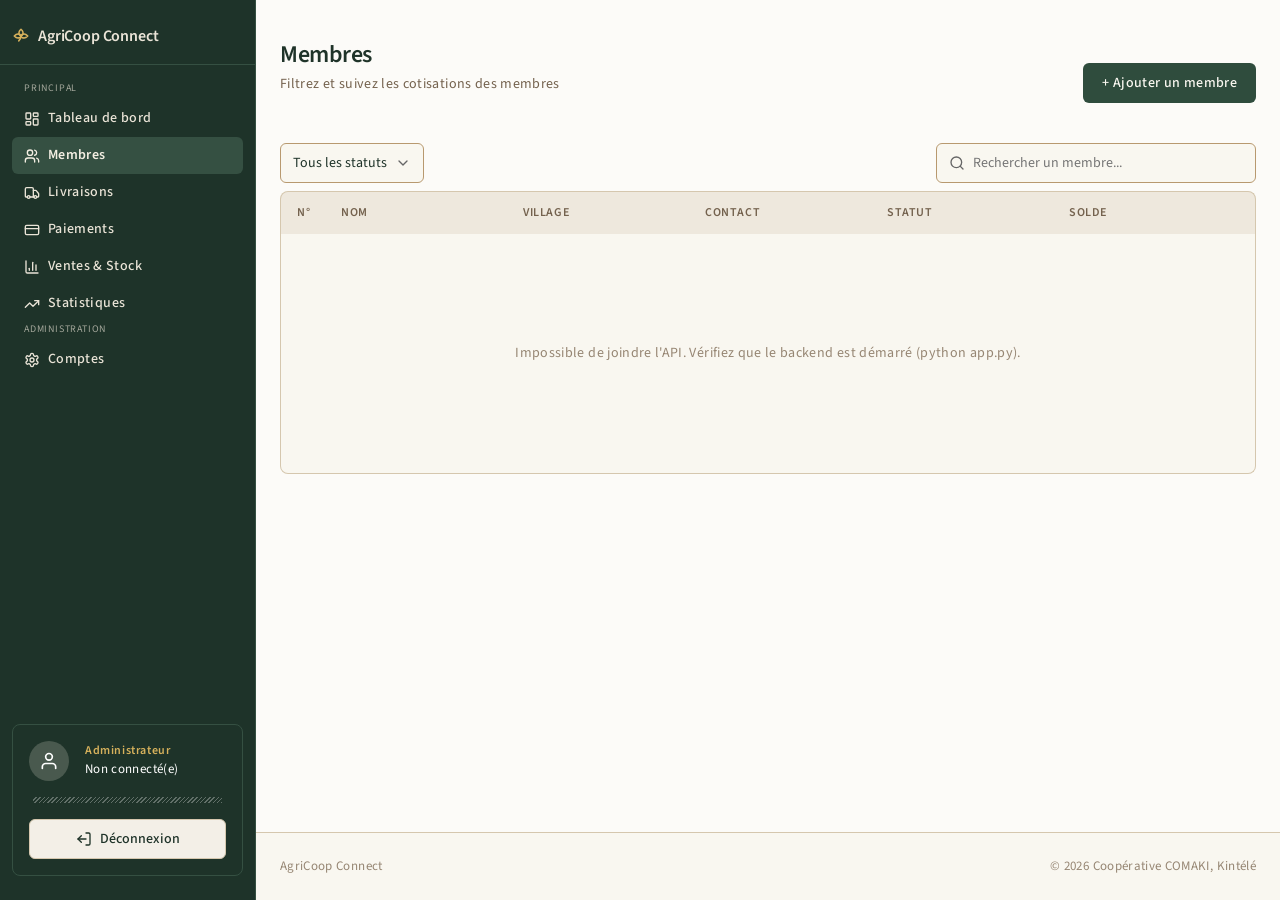
<file: frontend/membres/membres.html>
<!doctype html>
<html lang="fr">
  <head>
    <meta charset="UTF-8" />
    <meta name="viewport" content="width=device-width, initial-scale=1.0" />
    <title>AgriCoop Connect — Membres</title>
    <link rel="stylesheet" href="membres.css" />
  </head>
  <body>
    <div class="app">
      <!-- NAVIGATION (Dev FS2) — sidebar -->
      <input type="checkbox" id="menu-burger" class="menu-burger" />
      <nav class="navbar">
      <a class="logo" href="../dashboard/dashboard.html">
        <svg
          viewBox="0 0 24 24"
          fill="none"
          stroke="currentColor"
          stroke-width="2"
          stroke-linecap="round"
          stroke-linejoin="round"
          aria-hidden="true"
        >
          <path
            d="M12 3C9.2 5.5 8.8 8.5 10 10.6C11 12.2 13 12.2 14 10.6C15.2 8.5 14.8 5.5 12 3Z"
          />
          <path
            d="M3 12C5.5 9.2 8.5 8.8 10.6 10C12.2 11 12.2 13 10.6 14C8.5 15.2 5.5 14.8 3 12Z"
          />
          <path
            d="M21 12C18.5 9.2 15.5 8.8 13.4 10C11.8 11 11.8 13 13.4 14C15.5 15.2 18.5 14.8 21 12Z"
          />
          <path d="M12 12C12 15 10.5 17 9 18.5" />
        </svg>
        AgriCoop Connect
      </a>
      <section class="nav-contenu">
      <div class="nav-groupes">
        <div class="nav-groupe">
          <p class="nav-titre">Principal</p>
          <ul class="nav-links">
            <li>
              <svg
                class="icone"
                viewBox="0 0 24 24"
                fill="none"
                stroke="currentColor"
                stroke-width="2"
                stroke-linecap="round"
                stroke-linejoin="round"
                aria-hidden="true"
              >
                <rect width="7" height="9" x="3" y="3" rx="1" />
                <rect width="7" height="5" x="14" y="3" rx="1" />
                <rect width="7" height="9" x="14" y="12" rx="1" />
                <rect width="7" height="5" x="3" y="16" rx="1" />
              </svg>
              <a href="../dashboard/dashboard.html">Tableau de bord</a>
            </li>
            <li class="actif">
              <svg
                class="icone"
                viewBox="0 0 24 24"
                fill="none"
                stroke="currentColor"
                stroke-width="2"
                stroke-linecap="round"
                stroke-linejoin="round"
                aria-hidden="true"
              >
                <path d="M16 21v-2a4 4 0 0 0-4-4H6a4 4 0 0 0-4 4v2" />
                <circle cx="9" cy="7" r="4" />
                <path d="M22 21v-2a4 4 0 0 0-3-3.87" />
                <path d="M16 3.13a4 4 0 0 1 0 7.75" />
              </svg>
              <a href="../membres/membres.html">Membres</a>
            </li>
            <li>
              <svg
                class="icone"
                viewBox="0 0 24 24"
                fill="none"
                stroke="currentColor"
                stroke-width="2"
                stroke-linecap="round"
                stroke-linejoin="round"
                aria-hidden="true"
              >
                <path
                  d="M14 18V6a2 2 0 0 0-2-2H4a2 2 0 0 0-2 2v11a1 1 0 0 0 1 1h2"
                />
                <path d="M15 18H9" />
                <path
                  d="M19 18h2a1 1 0 0 0 1-1v-3.65a1 1 0 0 0-.22-.624l-3.48-4.35A1 1 0 0 0 17.52 8H14"
                />
                <circle cx="17" cy="18" r="2" />
                <circle cx="7" cy="18" r="2" />
              </svg>
              <a href="../livraisons/livraisons.html">Livraisons</a>
            </li>
            <li>
              <svg
                class="icone"
                viewBox="0 0 24 24"
                fill="none"
                stroke="currentColor"
                stroke-width="2"
                stroke-linecap="round"
                stroke-linejoin="round"
                aria-hidden="true"
              >
                <rect width="20" height="14" x="2" y="5" rx="2" />
                <line x1="2" x2="22" y1="10" y2="10" />
              </svg>
              <a href="../paiements/paiements.html">Paiements</a>
            </li>
            <li>
              <svg
                class="icone"
                viewBox="0 0 24 24"
                fill="none"
                stroke="currentColor"
                stroke-width="2"
                stroke-linecap="round"
                stroke-linejoin="round"
                aria-hidden="true"
              >
                <path d="M3 3v16a2 2 0 0 0 2 2h16" />
                <path d="M18 17V9" />
                <path d="M13 17V5" />
                <path d="M8 17v-3" />
              </svg>
              <a href="../ventes/ventes.html">Ventes &amp; Stock</a>
            </li>
            <li>
              <svg
                class="icone"
                viewBox="0 0 24 24"
                fill="none"
                stroke="currentColor"
                stroke-width="2"
                stroke-linecap="round"
                stroke-linejoin="round"
                aria-hidden="true"
              >
                <path d="M16 7h6v6" />
                <path d="m22 7-8.5 8.5-5-5L2 17" />
              </svg>
              <a href="../statistiques/statistiques.html">Statistiques</a>
            </li>
          </ul>
        </div>
        <div class="nav-groupe">
          <p class="nav-titre">Administration</p>
          <ul class="nav-links">
            <li>
              <svg
                class="icone"
                viewBox="0 0 24 24"
                fill="none"
                stroke="currentColor"
                stroke-width="2"
                stroke-linecap="round"
                stroke-linejoin="round"
                aria-hidden="true"
              >
                <path
                  d="M12.22 2h-.44a2 2 0 0 0-2 2v.18a2 2 0 0 1-1 1.73l-.43.25a2 2 0 0 1-2 0l-.15-.08a2 2 0 0 0-2.73.73l-.22.38a2 2 0 0 0 .73 2.73l.15.1a2 2 0 0 1 1 1.72v.51a2 2 0 0 1-1 1.74l-.15.09a2 2 0 0 0-.73 2.73l.22.38a2 2 0 0 0 2.73.73l.15-.08a2 2 0 0 1 2 0l.43.25a2 2 0 0 1 1 1.73V20a2 2 0 0 0 2 2h.44a2 2 0 0 0 2-2v-.18a2 2 0 0 1 1-1.73l.43-.25a2 2 0 0 1 2 0l.15.08a2 2 0 0 0 2.73-.73l.22-.39a2 2 0 0 0-.73-2.73l-.15-.08a2 2 0 0 1-1-1.74v-.5a2 2 0 0 1 1-1.74l.15-.09a2 2 0 0 0 .73-2.73l-.22-.38a2 2 0 0 0-2.73-.73l-.15.08a2 2 0 0 1-2 0l-.43-.25a2 2 0 0 1-1-1.73V4a2 2 0 0 0-2-2z"
                />
                <circle cx="12" cy="12" r="3" />
              </svg>
              <a href="../comptes/comptes.html">Comptes</a>
            </li>
          </ul>
        </div>
      </div>
      <div class="session-bar">
        <div class="carte-session">
          <a href="#" class="session-lien">
            <div class="session-icone">
              <svg
                viewBox="0 0 24 24"
                fill="none"
                stroke="currentColor"
                stroke-width="2"
                stroke-linecap="round"
                stroke-linejoin="round"
                aria-hidden="true"
              >
                <path d="M20 21v-2a4 4 0 0 0-4-4H8a4 4 0 0 0-4 4v2" />
                <circle cx="12" cy="7" r="4" />
              </svg>
            </div>
            <div class="session-infos">
              <span class="session-etiquette">Administrateur</span>
              <span id="utilisateur-connecte">Non connecté(e)</span>
            </div>
          </a>
          <span class="session-separateur"></span>
          <button id="btn-deconnexion" class="btn btn-secondaire">
            <svg
              viewBox="0 0 24 24"
              fill="none"
              stroke="currentColor"
              stroke-width="2"
              stroke-linecap="round"
              stroke-linejoin="round"
              aria-hidden="true"
            >
              <path d="M9 21H5a2 2 0 0 1-2-2V5a2 2 0 0 1 2-2h4" />
              <polyline points="16 17 21 12 16 7" />
              <line x1="21" x2="9" y1="12" y2="12" />
            </svg>
            Déconnexion
          </button>
        </div>
      </div>
      </section>
    </nav>
      <label for="menu-burger" class="voile" aria-hidden="true"></label>

      <aside class="contenu-principal">
        <main class="conteneur">
      <input type="checkbox" id="toggle-nouveau-membre" class="toggle-modal" />

      <div class="zone-nouveau-membre">
        <header class="entete-page">
          <div class="entete-texte">
            <h1 class="titre-page">Membres</h1>
            <p class="sous-titre-page">
              Filtrez et suivez les cotisations des membres
            </p>
          </div>
          <label
            for="menu-burger"
            class="menu-burger-icone"
            aria-label="Ouvrir le menu"
          >
            <span></span><span></span><span></span>
          </label>
        </header>
        <label for="toggle-nouveau-membre" class="btn btn-primaire btn-ajouter"
          >+ Ajouter un membre</label
        >
      </div>

      <!-- FILTRES — ne pas modifier les id -->
      <div class="filtres">
        <select id="filtre-statut" aria-label="Filtrer par statut">
          <option value="">Tous les statuts</option>
          <option value="À jour">À jour</option>
          <option value="En retard">En retard</option>
        </select>
        <input
          type="text"
          id="champ-recherche-membre"
          placeholder="Rechercher un membre..."
        />
      </div>

      <!-- LISTE DES MEMBRES — contenu injecté par main.js -->
      <div class="tableau-defilant">
        <div class="en-tete-liste" aria-hidden="true">
          <span>N°</span>
          <span>Nom</span>
          <span>Village</span>
          <span>Contact</span>
          <span>Statut</span>
          <span>Solde</span>
        </div>
        <div id="liste-membres" class="section-motif-grille"></div>
      </div>

      <!-- MODAL NOUVEAU MEMBRE — formulaire, ne pas modifier les id -->
      <div class="modal-conteneur">
        <div class="modal-carte">
          <div class="modal-entete">
            <div class="modal-titre">
              <span class="modal-icone" aria-hidden="true">
                <svg
                  viewBox="0 0 24 24"
                  fill="none"
                  stroke="currentColor"
                  stroke-width="2"
                  stroke-linecap="round"
                  stroke-linejoin="round"
                >
                  <path d="M16 21v-2a4 4 0 0 0-4-4H6a4 4 0 0 0-4 4v2" />
                  <circle cx="9" cy="7" r="4" />
                  <path d="M19 8v6" />
                  <path d="M22 11h-6" />
                </svg>
              </span>
              <div>
                <h2>Nouveau membre</h2>
                <p>Ajoutez un membre à la coopérative</p>
              </div>
            </div>
            <label
              for="toggle-nouveau-membre"
              class="modal-fermer"
              aria-label="Fermer la fenêtre"
            >
              <svg
                viewBox="0 0 24 24"
                fill="none"
                stroke="currentColor"
                stroke-width="2"
                stroke-linecap="round"
                stroke-linejoin="round"
              >
                <path d="M18 6 6 18" />
                <path d="m6 6 12 12" />
              </svg>
            </label>
          </div>

          <form
            id="form-nouveau-membre"
            class="formulaire formulaire-modal"
            novalidate
          >
            <div class="champ-champ">
              <label for="nm-prenom">Prénom</label>
              <input
                type="text"
                id="nm-prenom"
                placeholder="Ex. : Marie"
                required
              />
            </div>
            <div class="champ-champ">
              <label for="nm-nom">Nom</label>
              <input
                type="text"
                id="nm-nom"
                placeholder="Ex. : Nkodia"
                required
              />
            </div>
            <div class="champ-champ">
              <label for="nm-village">Village</label>
              <select id="nm-village" required>
                <option value="">-- Choisir un village --</option>
              </select>
            </div>
            <div class="champ-champ">
              <label for="nm-contact">Contact</label>
              <input
                type="text"
                id="nm-contact"
                placeholder="Ex. : 06 123 45 67"
                required
              />
            </div>
            <div class="actions-formulaire">
              <button type="submit" class="btn btn-primaire">
                Créer le membre
              </button>
              <label
                for="toggle-nouveau-membre"
                class="btn btn-secondaire btn-fermer"
                >Annuler</label
              >
            </div>
          </form>
          <div id="erreurs-nouveau-membre" class="message erreur" hidden></div>
          <div
            id="message-succes-nouveau-membre"
            class="message succes"
            hidden
          ></div>
        </div>
      </div>
      <label
        for="toggle-nouveau-membre"
        class="modal-voile"
        aria-hidden="true"
      ></label>
        </main>

        <footer class="pied">
      <span>AgriCoop Connect</span>
      <span>© 2026 Coopérative COMAKI, Kintélé</span>
    </footer>
      </aside>
    </div>

    <!-- NE PAS MODIFIER — scripts de connexion au backend -->
    <script src="../functions.js"></script>
    <script src="../main.js"></script>
  </body>
</html>
</file>
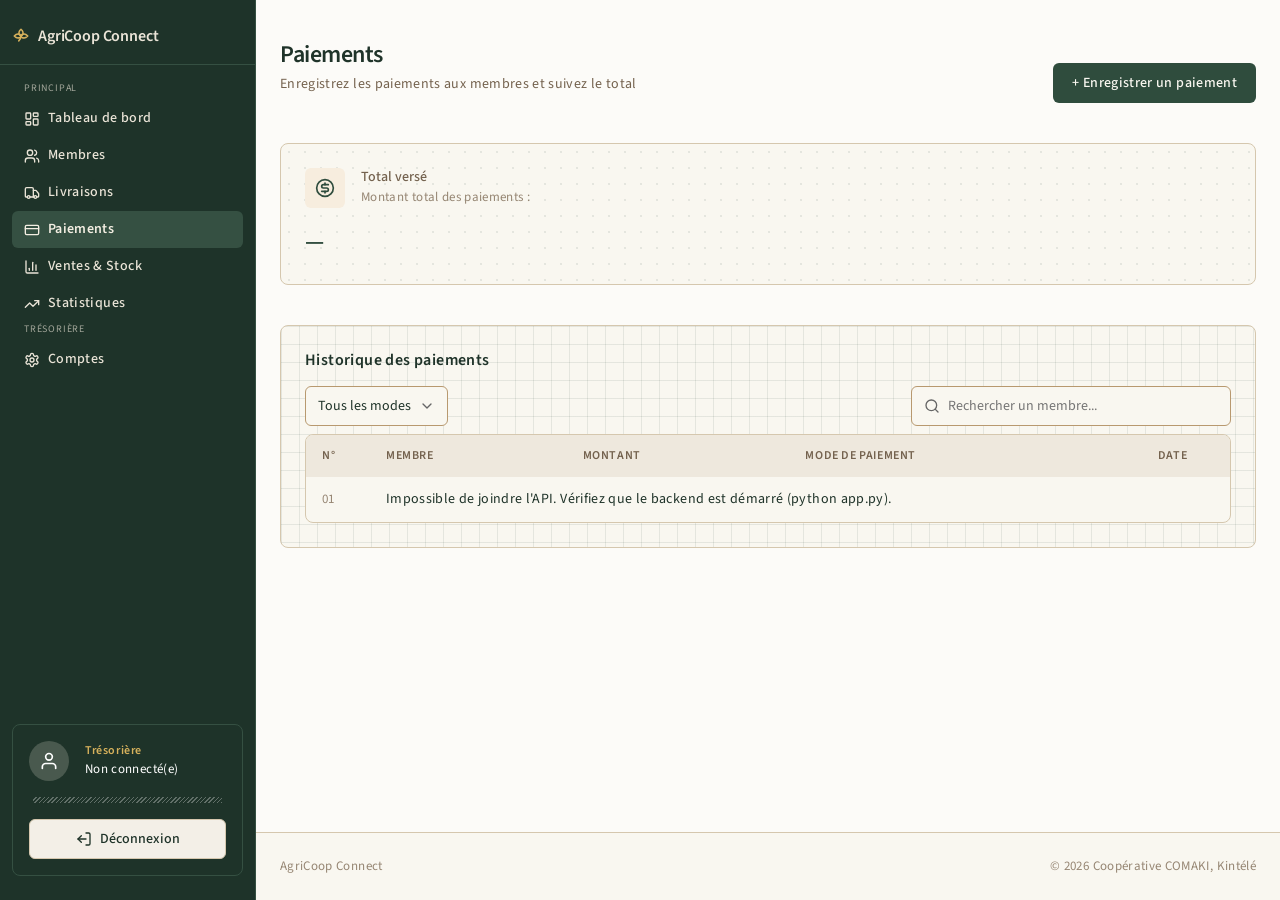
<file: frontend/paiements/paiements.html>
<!DOCTYPE html>
<html lang="fr">
<head>
  <meta charset="UTF-8">
  <meta name="viewport" content="width=device-width, initial-scale=1.0">
  <title>AgriCoop Connect — Paiements</title>
  <link rel="stylesheet" href="paiements.css">
</head>
<body>

  <div class="app">
    <!-- NAVIGATION (Dev FS4) — sidebar -->
    <input type="checkbox" id="menu-burger" class="menu-burger">
    <nav class="navbar">
    <a class="logo" href="../dashboard/dashboard.html">
      <svg viewBox="0 0 24 24" fill="none" stroke="currentColor" stroke-width="2" stroke-linecap="round" stroke-linejoin="round" aria-hidden="true"><path d="M12 3C9.2 5.5 8.8 8.5 10 10.6C11 12.2 13 12.2 14 10.6C15.2 8.5 14.8 5.5 12 3Z"/><path d="M3 12C5.5 9.2 8.5 8.8 10.6 10C12.2 11 12.2 13 10.6 14C8.5 15.2 5.5 14.8 3 12Z"/><path d="M21 12C18.5 9.2 15.5 8.8 13.4 10C11.8 11 11.8 13 13.4 14C15.5 15.2 18.5 14.8 21 12Z"/><path d="M12 12C12 15 10.5 17 9 18.5"/></svg>
      AgriCoop Connect
    </a>
    <section class="nav-contenu">
    <div class="nav-groupes">
    <div class="nav-groupe">
      <p class="nav-titre">Principal</p>
      <ul class="nav-links">
      <li>
        <svg class="icone" viewBox="0 0 24 24" fill="none" stroke="currentColor" stroke-width="2" stroke-linecap="round" stroke-linejoin="round" aria-hidden="true"><rect width="7" height="9" x="3" y="3" rx="1"/><rect width="7" height="5" x="14" y="3" rx="1"/><rect width="7" height="9" x="14" y="12" rx="1"/><rect width="7" height="5" x="3" y="16" rx="1"/></svg>
        <a href="../dashboard/dashboard.html">Tableau de bord</a>
      </li>
      <li>
        <svg class="icone" viewBox="0 0 24 24" fill="none" stroke="currentColor" stroke-width="2" stroke-linecap="round" stroke-linejoin="round" aria-hidden="true"><path d="M16 21v-2a4 4 0 0 0-4-4H6a4 4 0 0 0-4 4v2"/><circle cx="9" cy="7" r="4"/><path d="M22 21v-2a4 4 0 0 0-3-3.87"/><path d="M16 3.13a4 4 0 0 1 0 7.75"/></svg>
        <a href="../membres/membres.html">Membres</a>
      </li>
      <li>
        <svg class="icone" viewBox="0 0 24 24" fill="none" stroke="currentColor" stroke-width="2" stroke-linecap="round" stroke-linejoin="round" aria-hidden="true"><path d="M14 18V6a2 2 0 0 0-2-2H4a2 2 0 0 0-2 2v11a1 1 0 0 0 1 1h2"/><path d="M15 18H9"/><path d="M19 18h2a1 1 0 0 0 1-1v-3.65a1 1 0 0 0-.22-.624l-3.48-4.35A1 1 0 0 0 17.52 8H14"/><circle cx="17" cy="18" r="2"/><circle cx="7" cy="18" r="2"/></svg>
        <a href="../livraisons/livraisons.html">Livraisons</a>
      </li>
      <li class="actif">
        <svg class="icone" viewBox="0 0 24 24" fill="none" stroke="currentColor" stroke-width="2" stroke-linecap="round" stroke-linejoin="round" aria-hidden="true"><rect width="20" height="14" x="2" y="5" rx="2"/><line x1="2" x2="22" y1="10" y2="10"/></svg>
        <a href="../paiements/paiements.html">Paiements</a>
      </li>
      <li>
        <svg class="icone" viewBox="0 0 24 24" fill="none" stroke="currentColor" stroke-width="2" stroke-linecap="round" stroke-linejoin="round" aria-hidden="true"><path d="M3 3v16a2 2 0 0 0 2 2h16"/><path d="M18 17V9"/><path d="M13 17V5"/><path d="M8 17v-3"/></svg>
        <a href="../ventes/ventes.html">Ventes &amp; Stock</a>
      </li>
      <li>
        <svg class="icone" viewBox="0 0 24 24" fill="none" stroke="currentColor" stroke-width="2" stroke-linecap="round" stroke-linejoin="round" aria-hidden="true"><path d="M16 7h6v6"/><path d="m22 7-8.5 8.5-5-5L2 17"/></svg>
        <a href="../statistiques/statistiques.html">Statistiques</a>
      </li>
      </ul>
    </div>
    <div class="nav-groupe">
      <p class="nav-titre">Trésorière</p>
      <ul class="nav-links">
      <li>
        <svg class="icone" viewBox="0 0 24 24" fill="none" stroke="currentColor" stroke-width="2" stroke-linecap="round" stroke-linejoin="round" aria-hidden="true"><path d="M12.22 2h-.44a2 2 0 0 0-2 2v.18a2 2 0 0 1-1 1.73l-.43.25a2 2 0 0 1-2 0l-.15-.08a2 2 0 0 0-2.73.73l-.22.38a2 2 0 0 0 .73 2.73l.15.1a2 2 0 0 1 1 1.72v.51a2 2 0 0 1-1 1.74l-.15.09a2 2 0 0 0-.73 2.73l.22.38a2 2 0 0 0 2.73.73l.15-.08a2 2 0 0 1 2 0l.43.25a2 2 0 0 1 1 1.73V20a2 2 0 0 0 2 2h.44a2 2 0 0 0 2-2v-.18a2 2 0 0 1 1-1.73l.43-.25a2 2 0 0 1 2 0l.15.08a2 2 0 0 0 2.73-.73l.22-.39a2 2 0 0 0-.73-2.73l-.15-.08a2 2 0 0 1-1-1.74v-.5a2 2 0 0 1 1-1.74l.15-.09a2 2 0 0 0 .73-2.73l-.22-.38a2 2 0 0 0-2.73-.73l-.15.08a2 2 0 0 1-2 0l-.43-.25a2 2 0 0 1-1-1.73V4a2 2 0 0 0-2-2z"/><circle cx="12" cy="12" r="3"/></svg>
        <a href="../comptes/comptes.html">Comptes</a>
      </li>
      </ul>
    </div>
    </div>
    <div class="session-bar">
      <div class="carte-session">
        <a href="#" class="session-lien">
          <div class="session-icone">
            <svg viewBox="0 0 24 24" fill="none" stroke="currentColor" stroke-width="2" stroke-linecap="round" stroke-linejoin="round" aria-hidden="true"><path d="M20 21v-2a4 4 0 0 0-4-4H8a4 4 0 0 0-4 4v2"/><circle cx="12" cy="7" r="4"/></svg>
          </div>
          <div class="session-infos">
            <span class="session-etiquette">Trésorière</span>
            <span id="utilisateur-connecte">Non connecté(e)</span>
          </div>
        </a>
        <span class="session-separateur"></span>
        <button id="btn-deconnexion" class="btn btn-secondaire"><svg viewBox="0 0 24 24" fill="none" stroke="currentColor" stroke-width="2" stroke-linecap="round" stroke-linejoin="round" aria-hidden="true"><path d="M9 21H5a2 2 0 0 1-2-2V5a2 2 0 0 1 2-2h4"/><polyline points="16 17 21 12 16 7"/><line x1="21" x2="9" y1="12" y2="12"/></svg>
          Déconnexion
        </button>
      </div>
    </div>
    </section>
  </nav>
    <label for="menu-burger" class="voile" aria-hidden="true"></label>

    <aside class="contenu-principal">
      <main class="conteneur">
    <div class="zone-nouveau-paiement">
      <input type="checkbox" id="toggle-nouveau-paiement" class="toggle-modal">

      <header class="entete-page">
        <div class="entete-texte">
          <h1 class="titre-page">Paiements</h1>
          <p class="sous-titre-page">Enregistrez les paiements aux membres et suivez le total</p>
        </div>
        <label for="menu-burger" class="menu-burger-icone" aria-label="Ouvrir le menu">
          <span></span><span></span><span></span>
        </label>
      </header>
      <label for="toggle-nouveau-paiement" class="btn btn-primaire btn-ajouter">+ Enregistrer un paiement</label>

      <!-- MODAL — formulaire, ne pas modifier les id -->
      <div class="modal-conteneur">
        <div class="modal-carte">
          <div class="modal-entete">
            <div class="modal-titre">
              <span class="modal-icone" aria-hidden="true">
                <svg viewBox="0 0 24 24" fill="none" stroke="currentColor" stroke-width="2" stroke-linecap="round" stroke-linejoin="round"><rect width="20" height="14" x="2" y="5" rx="2"/><line x1="2" x2="22" y1="10" y2="10"/></svg>
              </span>
              <div>
                <h2>Enregistrer un paiement</h2>
                <p>Versez une somme à un membre</p>
              </div>
            </div>
            <label for="toggle-nouveau-paiement" class="modal-fermer" aria-label="Fermer la fenêtre">
              <svg viewBox="0 0 24 24" fill="none" stroke="currentColor" stroke-width="2" stroke-linecap="round" stroke-linejoin="round"><path d="M18 6 6 18"/><path d="m6 6 12 12"/></svg>
            </label>
          </div>

          <form id="form-paiement" class="formulaire formulaire-modal" novalidate>
            <div class="champ-champ">
              <label for="p-membre">Membre</label>
              <select id="p-membre" required>
                <option value="">-- Choisir un membre --</option>
              </select>
            </div>
            <div class="champ-champ">
              <label for="p-mode-paiement">Mode de paiement</label>
              <select id="p-mode-paiement" required>
                <option value="">-- Mode de paiement --</option>
                <option value="Espèces">Espèces</option>
                <option value="Mobile Money">Mobile Money</option>
              </select>
            </div>
            <div class="champ-champ champ-plein">
              <label for="p-montant">Montant (FCFA)</label>
              <input type="number" id="p-montant" min="1" placeholder="Ex. : 5000" required>
            </div>
            <div class="actions-formulaire">
              <button type="submit" class="btn btn-primaire">Enregistrer</button>
              <label for="toggle-nouveau-paiement" class="btn btn-secondaire btn-fermer">Annuler</label>
            </div>
          </form>
          <div id="message-erreur-paiement" class="message erreur" hidden></div>
          <div id="message-succes-paiement" class="message succes" hidden></div>
        </div>
      </div>
      <label for="toggle-nouveau-paiement" class="modal-voile" aria-hidden="true"></label>
    </div>

    <!-- TOTAL VERSÉ — ne pas modifier les id -->
    <div class="carte-indicateur carte-total">
      <div class="carte-entete">
        <div class="carte-icone">
          <svg viewBox="0 0 24 24" fill="none" stroke="currentColor" stroke-width="2" stroke-linecap="round" stroke-linejoin="round" aria-hidden="true"><circle cx="12" cy="12" r="10"/><path d="M16 8h-6a2 2 0 1 0 0 4h4a2 2 0 1 1 0 4H8"/><path d="M12 6v2m0 8v2"/></svg>
        </div>
        <div class="carte-titre-bloc">
          <h3>Total versé</h3>
          <p class="total-titre">Montant total des paiements :</p>
        </div>
      </div>
      <p id="total-paiements" class="carte-valeur">—</p>
    </div>

    <!-- HISTORIQUE — ne pas modifier les id -->
    <section class="section sans-carte section-motif-grille">
      <h2>Historique des paiements</h2>
      <div class="filtres">
        <select aria-label="Filtrer par mode de paiement">
          <option value="">Tous les modes</option>
          <option value="Espèces">Espèces</option>
          <option value="Mobile Money">Mobile Money</option>
        </select>
        <input type="text" placeholder="Rechercher un membre...">
      </div>
      <div class="tableau-defilant">
        <table>
          <thead>
            <tr>
              <th>N°</th>
              <th>Membre</th>
              <th>Montant</th>
              <th>Mode de paiement</th>
              <th>Date</th>
            </tr>
          </thead>
          <tbody id="liste-paiements"></tbody>
        </table>
      </div>
    </section>
      </main>

      <footer class="pied">
      <span>AgriCoop Connect</span>
      <span>© 2026 Coopérative COMAKI, Kintélé</span>
    </footer>
    </aside>
  </div>

  <!-- NE PAS MODIFIER — scripts de connexion au backend -->
  <script src="../functions.js"></script>
  <script src="../main.js"></script>
</body>
</html>
</file>
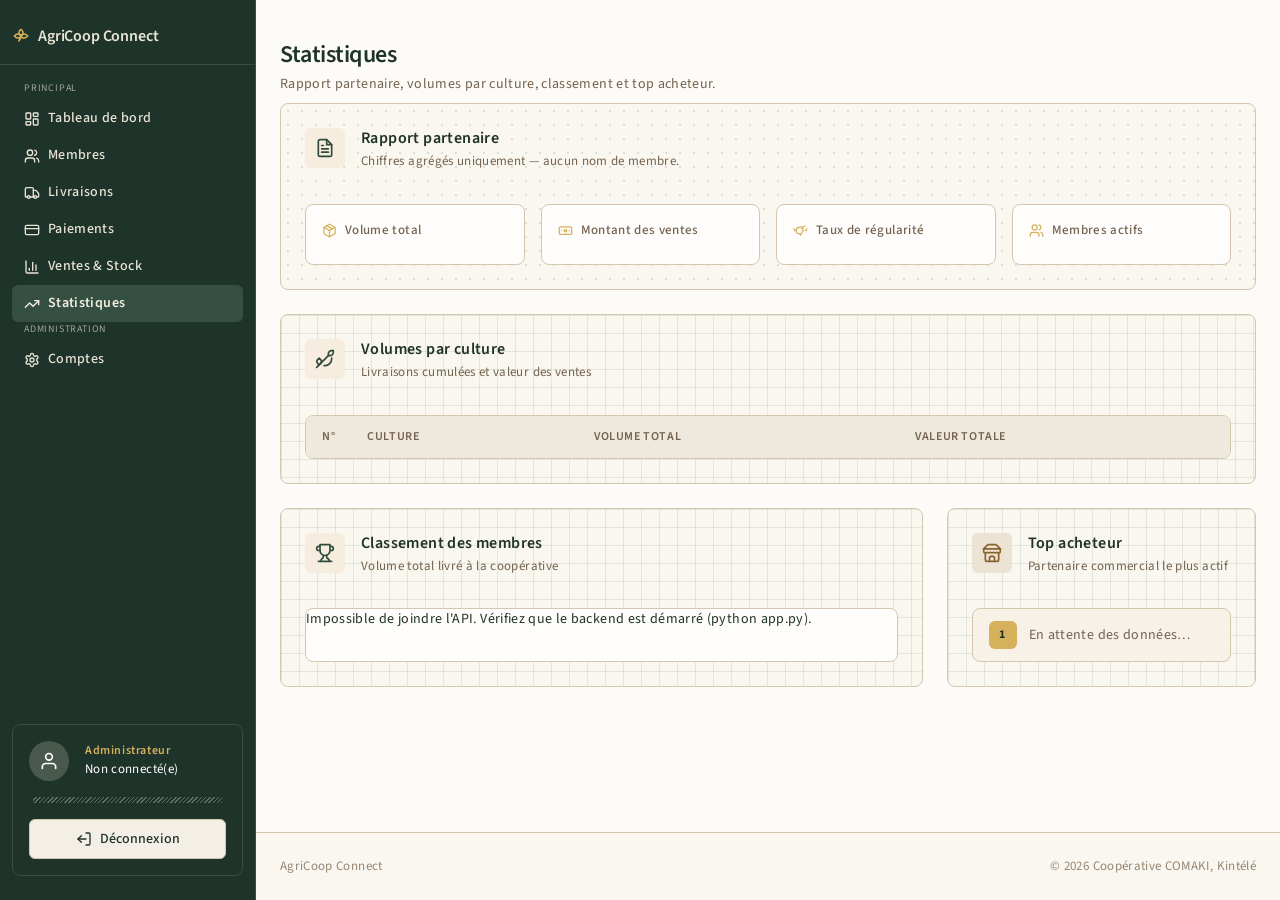
<file: frontend/statistiques/statistiques.html>
<!DOCTYPE html>
<html lang="fr">
<head>
  <meta charset="UTF-8">
  <meta name="viewport" content="width=device-width, initial-scale=1.0">
  <title>AgriCoop Connect — Statistiques</title>
  <link rel="stylesheet" href="statistiques.css">
</head>
<body>

  <div class="app">
    <input type="checkbox" id="menu-burger" class="menu-burger">
    <nav class="navbar">
    <a class="logo" href="../dashboard/dashboard.html">
      <svg viewBox="0 0 24 24" fill="none" stroke="currentColor" stroke-width="2" stroke-linecap="round" stroke-linejoin="round" aria-hidden="true"><path d="M12 3C9.2 5.5 8.8 8.5 10 10.6C11 12.2 13 12.2 14 10.6C15.2 8.5 14.8 5.5 12 3Z"/><path d="M3 12C5.5 9.2 8.5 8.8 10.6 10C12.2 11 12.2 13 10.6 14C8.5 15.2 5.5 14.8 3 12Z"/><path d="M21 12C18.5 9.2 15.5 8.8 13.4 10C11.8 11 11.8 13 13.4 14C15.5 15.2 18.5 14.8 21 12Z"/><path d="M12 12C12 15 10.5 17 9 18.5"/></svg>
      AgriCoop Connect
    </a>
    <section class="nav-contenu">
    <div class="nav-groupes">
    <div class="nav-groupe">
      <p class="nav-titre">Principal</p>
      <ul class="nav-links">
      <li>
        <svg class="icone" viewBox="0 0 24 24" fill="none" stroke="currentColor" stroke-width="2" stroke-linecap="round" stroke-linejoin="round" aria-hidden="true"><rect width="7" height="9" x="3" y="3" rx="1"/><rect width="7" height="5" x="14" y="3" rx="1"/><rect width="7" height="9" x="14" y="12" rx="1"/><rect width="7" height="5" x="3" y="16" rx="1"/></svg>
        <a href="../dashboard/dashboard.html">Tableau de bord</a>
      </li>
      <li>
        <svg class="icone" viewBox="0 0 24 24" fill="none" stroke="currentColor" stroke-width="2" stroke-linecap="round" stroke-linejoin="round" aria-hidden="true"><path d="M16 21v-2a4 4 0 0 0-4-4H6a4 4 0 0 0-4 4v2"/><circle cx="9" cy="7" r="4"/><path d="M22 21v-2a4 4 0 0 0-3-3.87"/><path d="M16 3.13a4 4 0 0 1 0 7.75"/></svg>
        <a href="../membres/membres.html">Membres</a>
      </li>
      <li>
        <svg class="icone" viewBox="0 0 24 24" fill="none" stroke="currentColor" stroke-width="2" stroke-linecap="round" stroke-linejoin="round" aria-hidden="true"><path d="M14 18V6a2 2 0 0 0-2-2H4a2 2 0 0 0-2 2v11a1 1 0 0 0 1 1h2"/><path d="M15 18H9"/><path d="M19 18h2a1 1 0 0 0 1-1v-3.65a1 1 0 0 0-.22-.624l-3.48-4.35A1 1 0 0 0 17.52 8H14"/><circle cx="17" cy="18" r="2"/><circle cx="7" cy="18" r="2"/></svg>
        <a href="../livraisons/livraisons.html">Livraisons</a>
      </li>
      <li>
        <svg class="icone" viewBox="0 0 24 24" fill="none" stroke="currentColor" stroke-width="2" stroke-linecap="round" stroke-linejoin="round" aria-hidden="true"><rect width="20" height="14" x="2" y="5" rx="2"/><line x1="2" x2="22" y1="10" y2="10"/></svg>
        <a href="../paiements/paiements.html">Paiements</a>
      </li>
      <li>
        <svg class="icone" viewBox="0 0 24 24" fill="none" stroke="currentColor" stroke-width="2" stroke-linecap="round" stroke-linejoin="round" aria-hidden="true"><path d="M3 3v16a2 2 0 0 0 2 2h16"/><path d="M18 17V9"/><path d="M13 17V5"/><path d="M8 17v-3"/></svg>
        <a href="../ventes/ventes.html">Ventes &amp; Stock</a>
      </li>
      <li class="actif">
        <svg class="icone" viewBox="0 0 24 24" fill="none" stroke="currentColor" stroke-width="2" stroke-linecap="round" stroke-linejoin="round" aria-hidden="true"><path d="M16 7h6v6"/><path d="m22 7-8.5 8.5-5-5L2 17"/></svg>
        <a href="../statistiques/statistiques.html">Statistiques</a>
      </li>
      </ul>
    </div>
    <div class="nav-groupe">
      <p class="nav-titre">Administration</p>
      <ul class="nav-links">
      <li>
        <svg class="icone" viewBox="0 0 24 24" fill="none" stroke="currentColor" stroke-width="2" stroke-linecap="round" stroke-linejoin="round" aria-hidden="true"><path d="M12.22 2h-.44a2 2 0 0 0-2 2v.18a2 2 0 0 1-1 1.73l-.43.25a2 2 0 0 1-2 0l-.15-.08a2 2 0 0 0-2.73.73l-.22.38a2 2 0 0 0 .73 2.73l.15.1a2 2 0 0 1 1 1.72v.51a2 2 0 0 1-1 1.74l-.15.09a2 2 0 0 0-.73 2.73l.22.38a2 2 0 0 0 2.73.73l.15-.08a2 2 0 0 1 2 0l.43.25a2 2 0 0 1 1 1.73V20a2 2 0 0 0 2 2h.44a2 2 0 0 0 2-2v-.18a2 2 0 0 1 1-1.73l.43-.25a2 2 0 0 1 2 0l.15.08a2 2 0 0 0 2.73-.73l.22-.39a2 2 0 0 0-.73-2.73l-.15-.08a2 2 0 0 1-1-1.74v-.5a2 2 0 0 1 1-1.74l.15-.09a2 2 0 0 0 .73-2.73l-.22-.38a2 2 0 0 0-2.73-.73l-.15.08a2 2 0 0 1-2 0l-.43-.25a2 2 0 0 1-1-1.73V4a2 2 0 0 0-2-2z"/><circle cx="12" cy="12" r="3"/></svg>
        <a href="../comptes/comptes.html">Comptes</a>
      </li>
      </ul>
    </div>
    </div>
    <div class="session-bar">
      <div class="carte-session">
        <a href="#" class="session-lien">
          <div class="session-icone">
            <svg viewBox="0 0 24 24" fill="none" stroke="currentColor" stroke-width="2" stroke-linecap="round" stroke-linejoin="round" aria-hidden="true"><path d="M20 21v-2a4 4 0 0 0-4-4H8a4 4 0 0 0-4 4v2"/><circle cx="12" cy="7" r="4"/></svg>
          </div>
          <div class="session-infos">
            <span class="session-etiquette">Administrateur</span>
            <span id="utilisateur-connecte">Non connecté(e)</span>
          </div>
        </a>
        <span class="session-separateur"></span>
        <button id="btn-deconnexion" class="btn btn-secondaire"><svg viewBox="0 0 24 24" fill="none" stroke="currentColor" stroke-width="2" stroke-linecap="round" stroke-linejoin="round" aria-hidden="true"><path d="M9 21H5a2 2 0 0 1-2-2V5a2 2 0 0 1 2-2h4"/><polyline points="16 17 21 12 16 7"/><line x1="21" x2="9" y1="12" y2="12"/></svg>
          Déconnexion
        </button>
      </div>
    </div>
    </section>
  </nav>
    <label for="menu-burger" class="voile" aria-hidden="true"></label>

    <aside class="contenu-principal">
      <main class="conteneur">
    <header class="entete-page">
      <div class="entete-texte">
        <h1 class="titre-page">Statistiques</h1>
        <p class="sous-titre-page">Rapport partenaire, volumes par culture, classement et top acheteur.</p>
      </div>
      <label for="menu-burger" class="menu-burger-icone" aria-label="Ouvrir le menu">
        <span></span><span></span><span></span>
      </label>
    </header>

    <div class="grille-bento">

      <!-- =====================================================================
           RAPPORT BAILLEUR (Dev FS6 + DM)
           Structure + textes d'habillage ; valeurs injectées par main.js.
           *** NE PAS MODIFIER les id — main.js les utilise ***
           ===================================================================== -->
      <section id="rapport-bailleur-contenu" class="bento-carte bento-pleine section-motif" aria-labelledby="titre-rapport">
        <header class="bento-entete">
          <span class="bento-icone" aria-hidden="true">
            <svg viewBox="0 0 24 24" fill="none" stroke="currentColor" stroke-width="2" stroke-linecap="round" stroke-linejoin="round"><path d="M14 2H6a2 2 0 0 0-2 2v16a2 2 0 0 0 2 2h12a2 2 0 0 0 2-2V8z"/><path d="M14 2v6h6"/><path d="M16 13H8"/><path d="M16 17H8"/><path d="M10 9H8"/></svg>
          </span>
          <div>
            <h2 id="titre-rapport">Rapport partenaire</h2>
            <p class="bento-sous-titre">Chiffres agrégés uniquement — aucun nom de membre.</p>
          </div>
        </header>

        <dl class="indicateurs">
          <div class="indicateur">
            <dt>
              <svg viewBox="0 0 24 24" fill="none" stroke="currentColor" stroke-width="2" stroke-linecap="round" stroke-linejoin="round" aria-hidden="true"><path d="M16.5 9.4 7.55 4.24"/><path d="M21 16V8a2 2 0 0 0-1-1.73l-7-4a2 2 0 0 0-2 0l-7 4A2 2 0 0 0 3 8v8a2 2 0 0 0 1 1.73l7 4a2 2 0 0 0 2 0l7-4A2 2 0 0 0 21 16z"/><polyline points="3.29 7 12 12 20.71 7"/><line x1="12" x2="12" y1="22" y2="12"/></svg>
              Volume total
            </dt>
            <dd><span id="rb-volume"></span></dd>
          </div>
          <div class="indicateur">
            <dt>
              <svg viewBox="0 0 24 24" fill="none" stroke="currentColor" stroke-width="2" stroke-linecap="round" stroke-linejoin="round" aria-hidden="true"><rect width="20" height="12" x="2" y="6" rx="2"/><circle cx="12" cy="12" r="2"/><path d="M6 12h.01M18 12h.01"/></svg>
              Montant des ventes
            </dt>
            <dd><span id="rb-montant"></span></dd>
          </div>
          <div class="indicateur">
            <dt>
              <svg viewBox="0 0 24 24" fill="none" stroke="currentColor" stroke-width="2" stroke-linecap="round" stroke-linejoin="round" aria-hidden="true"><path d="M19 5c-1.5 0-2.8 1.4-3 2-3.5-1.5-11-.3-11 5 0 1.8 0 3 2 4.5l3.4.5 1.6 2.6 1.4-2.6L14 15c2-.5 2-2.2 2-4.5 0-.5-.5-2-2-2"/><path d="M2 9v1c0 1.1.9 2 2 2h1"/><path d="M22 9v1c0 1.1-.9 2-2 2h-1"/></svg>
              Taux de régularité
            </dt>
            <dd><span id="rb-taux"></span></dd>
          </div>
          <div class="indicateur">
            <dt>
              <svg viewBox="0 0 24 24" fill="none" stroke="currentColor" stroke-width="2" stroke-linecap="round" stroke-linejoin="round" aria-hidden="true"><path d="M16 21v-2a4 4 0 0 0-4-4H6a4 4 0 0 0-4 4v2"/><circle cx="9" cy="7" r="4"/><path d="M22 21v-2a4 4 0 0 0-3-3.87"/><path d="M16 3.13a4 4 0 0 1 0 7.75"/></svg>
              Membres actifs
            </dt>
            <dd><span id="rb-membres"></span></dd>
          </div>
        </dl>
      </section>

      <!-- =====================================================================
           TABLEAU PAR CULTURE (Dev FS6)
           En-têtes : Culture, Volume total, Valeur totale
           *** NE PAS MODIFIER l'id — main.js l'utilise ***
           ===================================================================== -->
      <section class="bento-carte bento-pleine sans-carte section-motif-grille" aria-labelledby="titre-cultures">
        <header class="bento-entete">
          <span class="bento-icone" aria-hidden="true">
            <svg viewBox="0 0 24 24" fill="none" stroke="currentColor" stroke-width="2" stroke-linecap="round" stroke-linejoin="round"><path d="M2 22 16 8"/><path d="M3.47 12.53 5 11l1.53 1.53a3.5 3.5 0 0 1 0 4.94L5 19l-1.53-1.53a3.5 3.5 0 0 1 0-4.94Z"/><path d="M20 2h2v2a4 4 0 0 1-4 4h-2v-2a4 4 0 0 1 4-4Z"/><path d="M20 11v1a8 8 0 0 1-8 8h-1"/></svg>
          </span>
          <div>
            <h2 id="titre-cultures">Volumes par culture</h2>
            <p class="bento-sous-titre">Livraisons cumulées et valeur des ventes</p>
          </div>
        </header>
        <div class="tableau-wrap">
          <table aria-labelledby="titre-cultures">
            <thead>
              <tr>
                <th scope="col">N°</th>
                <th scope="col">Culture</th>
                <th scope="col">Volume total</th>
                <th scope="col">Valeur totale</th>
              </tr>
            </thead>
            <tbody id="tableau-cultures"></tbody>
          </table>
        </div>
      </section>

      <!-- =====================================================================
           CLASSEMENT DES MEMBRES (Dev FS6)
           Contenu (<li>) injecté par main.js.
           *** NE PAS MODIFIER l'id — main.js l'utilise ***
           ===================================================================== -->
      <section class="bento-carte bento-classement section-motif-grille" aria-labelledby="titre-classement">
        <header class="bento-entete">
          <span class="bento-icone" aria-hidden="true">
            <svg viewBox="0 0 24 24" fill="none" stroke="currentColor" stroke-width="2" stroke-linecap="round" stroke-linejoin="round"><path d="M6 9H4.5a2.5 2.5 0 0 1 0-5H6"/><path d="M18 9h1.5a2.5 2.5 0 0 0 0-5H18"/><path d="M4 22h16"/><path d="M10 14.66V17c0 .55-.47.98-.97 1.21C7.85 18.75 7 20.24 7 22"/><path d="M14 14.66V17c0 .67.43 1.22.98 1.46C16.15 18.75 17 20.24 17 22"/><path d="M18 2H6v7a6 6 0 0 0 12 0V2Z"/></svg>
          </span>
          <div>
            <h2 id="titre-classement">Classement des membres</h2>
            <p class="bento-sous-titre">Volume total livré à la coopérative</p>
          </div>
        </header>
        <ol id="classement-membres"></ol>
      </section>

      <!-- =====================================================================
           TOP ACHETEUR (Dev FS6)
           *** NE PAS MODIFIER l'id — main.js l'utilise ***
           ===================================================================== -->
      <section class="bento-carte bento-top section-motif-grille" aria-labelledby="titre-top">
        <header class="bento-entete">
          <span class="bento-icone bento-icone-or" aria-hidden="true">
            <svg viewBox="0 0 24 24" fill="none" stroke="currentColor" stroke-width="2" stroke-linecap="round" stroke-linejoin="round"><path d="m2 7 4.41-4.41A2 2 0 0 1 7.83 2h8.34a2 2 0 0 1 1.42.59L22 7"/><path d="M4 12v8a2 2 0 0 0 2 2h12a2 2 0 0 0 2-2v-8"/><path d="M15 22v-4a2 2 0 0 0-2-2h-2a2 2 0 0 0-2 2v4"/><path d="M2 7h20"/><path d="M22 7v3a2 2 0 0 1-2 2 2.7 2.7 0 0 1-1.59-.63.7.7 0 0 0-.82 0A2.7 2.7 0 0 1 16 12a2.7 2.7 0 0 1-1.59-.63.7.7 0 0 0-.82 0A2.7 2.7 0 0 1 12 12a2.7 2.7 0 0 1-1.59-.63.7.7 0 0 0-.82 0A2.7 2.7 0 0 1 8 12a2.7 2.7 0 0 1-1.59-.63.7.7 0 0 0-.82 0A2.7 2.7 0 0 1 4 12a2 2 0 0 1-2-2V7"/></svg>
          </span>
          <div>
            <h2 id="titre-top">Top acheteur</h2>
            <p class="bento-sous-titre">Partenaire commercial le plus actif</p>
          </div>
        </header>
        <div id="top-acheteur" aria-live="polite"></div>
      </section>

    </div>
      </main>

      <footer class="pied">
      <span>AgriCoop Connect</span>
      <span>© 2026 Coopérative COMAKI, Kintélé</span>
    </footer>
    </aside>
  </div>

  <!-- NE PAS MODIFIER — scripts de connexion au backend -->
  <script src="../functions.js"></script>
  <script src="../main.js"></script>
</body>
</html>
</file>
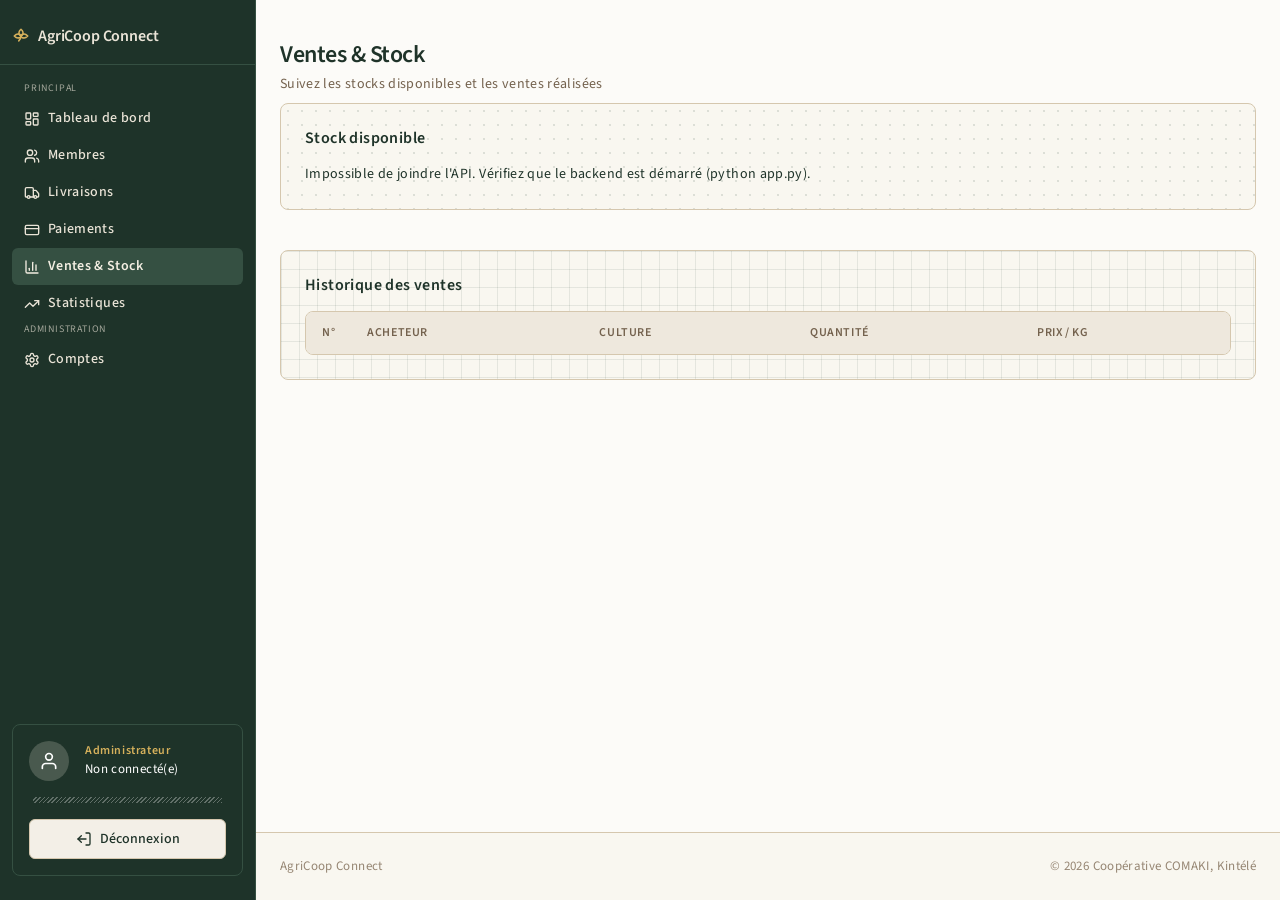
<file: frontend/ventes/ventes.html>
<!DOCTYPE html>
<html lang="fr">
<head>
  <meta charset="UTF-8">
  <meta name="viewport" content="width=device-width, initial-scale=1.0">
  <title>AgriCoop Connect — Ventes &amp; Stock</title>
  <link rel="stylesheet" href="ventes.css">
</head>
<body>

  <div class="app">
    <input type="checkbox" id="menu-burger" class="menu-burger">
    <nav class="navbar">
    <a class="logo" href="../dashboard/dashboard.html">
      <svg viewBox="0 0 24 24" fill="none" stroke="currentColor" stroke-width="2" stroke-linecap="round" stroke-linejoin="round" aria-hidden="true"><path d="M12 3C9.2 5.5 8.8 8.5 10 10.6C11 12.2 13 12.2 14 10.6C15.2 8.5 14.8 5.5 12 3Z"/><path d="M3 12C5.5 9.2 8.5 8.8 10.6 10C12.2 11 12.2 13 10.6 14C8.5 15.2 5.5 14.8 3 12Z"/><path d="M21 12C18.5 9.2 15.5 8.8 13.4 10C11.8 11 11.8 13 13.4 14C15.5 15.2 18.5 14.8 21 12Z"/><path d="M12 12C12 15 10.5 17 9 18.5"/></svg>
      AgriCoop Connect
    </a>
    <section class="nav-contenu">
    <div class="nav-groupes">
    <div class="nav-groupe">
      <p class="nav-titre">Principal</p>
      <ul class="nav-links">
      <li>
        <svg class="icone" viewBox="0 0 24 24" fill="none" stroke="currentColor" stroke-width="2" stroke-linecap="round" stroke-linejoin="round" aria-hidden="true"><rect width="7" height="9" x="3" y="3" rx="1"/><rect width="7" height="5" x="14" y="3" rx="1"/><rect width="7" height="9" x="14" y="12" rx="1"/><rect width="7" height="5" x="3" y="16" rx="1"/></svg>
        <a href="../dashboard/dashboard.html">Tableau de bord</a>
      </li>
      <li>
        <svg class="icone" viewBox="0 0 24 24" fill="none" stroke="currentColor" stroke-width="2" stroke-linecap="round" stroke-linejoin="round" aria-hidden="true"><path d="M16 21v-2a4 4 0 0 0-4-4H6a4 4 0 0 0-4 4v2"/><circle cx="9" cy="7" r="4"/><path d="M22 21v-2a4 4 0 0 0-3-3.87"/><path d="M16 3.13a4 4 0 0 1 0 7.75"/></svg>
        <a href="../membres/membres.html">Membres</a>
      </li>
      <li>
        <svg class="icone" viewBox="0 0 24 24" fill="none" stroke="currentColor" stroke-width="2" stroke-linecap="round" stroke-linejoin="round" aria-hidden="true"><path d="M14 18V6a2 2 0 0 0-2-2H4a2 2 0 0 0-2 2v11a1 1 0 0 0 1 1h2"/><path d="M15 18H9"/><path d="M19 18h2a1 1 0 0 0 1-1v-3.65a1 1 0 0 0-.22-.624l-3.48-4.35A1 1 0 0 0 17.52 8H14"/><circle cx="17" cy="18" r="2"/><circle cx="7" cy="18" r="2"/></svg>
        <a href="../livraisons/livraisons.html">Livraisons</a>
      </li>
      <li>
        <svg class="icone" viewBox="0 0 24 24" fill="none" stroke="currentColor" stroke-width="2" stroke-linecap="round" stroke-linejoin="round" aria-hidden="true"><rect width="20" height="14" x="2" y="5" rx="2"/><line x1="2" x2="22" y1="10" y2="10"/></svg>
        <a href="../paiements/paiements.html">Paiements</a>
      </li>
      <li class="actif">
        <svg class="icone" viewBox="0 0 24 24" fill="none" stroke="currentColor" stroke-width="2" stroke-linecap="round" stroke-linejoin="round" aria-hidden="true"><path d="M3 3v16a2 2 0 0 0 2 2h16"/><path d="M18 17V9"/><path d="M13 17V5"/><path d="M8 17v-3"/></svg>
        <a href="../ventes/ventes.html">Ventes &amp; Stock</a>
      </li>
      <li>
        <svg class="icone" viewBox="0 0 24 24" fill="none" stroke="currentColor" stroke-width="2" stroke-linecap="round" stroke-linejoin="round" aria-hidden="true"><path d="M16 7h6v6"/><path d="m22 7-8.5 8.5-5-5L2 17"/></svg>
        <a href="../statistiques/statistiques.html">Statistiques</a>
      </li>
      </ul>
    </div>
    <div class="nav-groupe">
      <p class="nav-titre">Administration</p>
      <ul class="nav-links">
      <li>
        <svg class="icone" viewBox="0 0 24 24" fill="none" stroke="currentColor" stroke-width="2" stroke-linecap="round" stroke-linejoin="round" aria-hidden="true"><path d="M12.22 2h-.44a2 2 0 0 0-2 2v.18a2 2 0 0 1-1 1.73l-.43.25a2 2 0 0 1-2 0l-.15-.08a2 2 0 0 0-2.73.73l-.22.38a2 2 0 0 0 .73 2.73l.15.1a2 2 0 0 1 1 1.72v.51a2 2 0 0 1-1 1.74l-.15.09a2 2 0 0 0-.73 2.73l.22.38a2 2 0 0 0 2.73.73l.15-.08a2 2 0 0 1 2 0l.43.25a2 2 0 0 1 1 1.73V20a2 2 0 0 0 2 2h.44a2 2 0 0 0 2-2v-.18a2 2 0 0 1 1-1.73l.43-.25a2 2 0 0 1 2 0l.15.08a2 2 0 0 0 2.73-.73l.22-.39a2 2 0 0 0-.73-2.73l-.15-.08a2 2 0 0 1-1-1.74v-.5a2 2 0 0 1 1-1.74l.15-.09a2 2 0 0 0 .73-2.73l-.22-.38a2 2 0 0 0-2.73-.73l-.15.08a2 2 0 0 1-2 0l-.43-.25a2 2 0 0 1-1-1.73V4a2 2 0 0 0-2-2z"/><circle cx="12" cy="12" r="3"/></svg>
        <a href="../comptes/comptes.html">Comptes</a>
      </li>
      </ul>
    </div>
    </div>
    <div class="session-bar">
      <div class="carte-session">
        <a href="#" class="session-lien">
          <div class="session-icone">
            <svg viewBox="0 0 24 24" fill="none" stroke="currentColor" stroke-width="2" stroke-linecap="round" stroke-linejoin="round" aria-hidden="true"><path d="M20 21v-2a4 4 0 0 0-4-4H8a4 4 0 0 0-4 4v2"/><circle cx="12" cy="7" r="4"/></svg>
          </div>
          <div class="session-infos">
            <span class="session-etiquette">Administrateur</span>
            <span id="utilisateur-connecte">Non connecté(e)</span>
          </div>
        </a>
        <span class="session-separateur"></span>
        <button id="btn-deconnexion" class="btn btn-secondaire"><svg viewBox="0 0 24 24" fill="none" stroke="currentColor" stroke-width="2" stroke-linecap="round" stroke-linejoin="round" aria-hidden="true"><path d="M9 21H5a2 2 0 0 1-2-2V5a2 2 0 0 1 2-2h4"/><polyline points="16 17 21 12 16 7"/><line x1="21" x2="9" y1="12" y2="12"/></svg>
          Déconnexion
        </button>
      </div>
    </div>
    </section>
  </nav>
    <label for="menu-burger" class="voile" aria-hidden="true"></label>

    <aside class="contenu-principal">
      <main class="conteneur">
    <header class="entete-page">
      <div class="entete-texte">
        <h1 class="titre-page">Ventes &amp; Stock</h1>
        <p class="sous-titre-page">Suivez les stocks disponibles et les ventes réalisées</p>
      </div>
      <label for="menu-burger" class="menu-burger-icone" aria-label="Ouvrir le menu">
        <span></span><span></span><span></span>
      </label>
    </header>

    <!-- CARTES STOCK — contenu injecté par main.js -->
    <section class="section section-motif">
      <h2>Stock disponible</h2>
      <div id="cartes-stock"></div>
    </section>

    <!-- TABLEAU DES VENTES — les <tr> sont injectés par main.js -->
    <section class="section sans-carte section-motif-grille">
      <h2>Historique des ventes</h2>
      <div class="tableau-defilant">
        <table>
          <thead>
            <tr>
              <th scope="col">N°</th>
              <th scope="col">Acheteur</th>
              <th scope="col">Culture</th>
              <th scope="col">Quantité</th>
              <th scope="col">Prix / kg</th>
            </tr>
          </thead>
          <tbody id="liste-ventes"></tbody>
        </table>
      </div>
    </section>
      </main>

      <footer class="pied">
      <span>AgriCoop Connect</span>
      <span>© 2026 Coopérative COMAKI, Kintélé</span>
    </footer>
    </aside>
  </div>

  <!-- NE PAS MODIFIER — scripts de connexion au backend -->
  <script src="../functions.js"></script>
  <script src="../main.js"></script>
</body>
</html>
</file>
<file: frontend/comptes/comptes.css>
/**
 * Page Comptes — réservée à la Secrétaire
 * @author Grasty SAMBA DINAULT (Dev FS2)
 */
@import url("../shared/main.css");

/* Accès refusé : main.js passe form.hidden = true → on masque tout le bloc */
#form-nouveau-compte[hidden] {
  display: none;
}

/* Maintenir le layout de la barre titre + bouton */
.zone-nouveau-compte {
  display: flex;
  flex-wrap: wrap;
  justify-content: space-between;
  align-items: flex-end;
  gap: var(--espace-base);
  margin-bottom: var(--espace-2xl);
}

.zone-nouveau-compte .btn-ajouter {
  flex: 0 0 auto;
}

#acces-refuse-comptes {
  width: 100%;
}
</file>
<file: frontend/dashboard/dashboard.css>
/**
 * Page Tableau de bord — cartes indicateurs, jours actifs, graphique
 * @author Espoir LOEMBA (Dev FS1)
 */
@import url("../shared/main.css");

/* Séparateur pointillé horizontal (le même trait qu'au-dessus de .tableau-bord) */
:root {
  --trait-pointille: repeating-linear-gradient(
    to right,
    hsl(150 24% 24% / 0.2) 0 1px,
    transparent 1px 3px,
    hsl(150 24% 24% / 0.2) 3px 4px,
    transparent 4px 6px,
    hsl(150 24% 24% / 0.2) 6px 7px,
    transparent 7px 9px
  );
}

@media (width > 768px) {
  .entete-page {
    position: static;
  }
}

/* Séparation des sections par flex + gap */
.conteneur {
  display: flex;
  flex-direction: column;
  --gap-conteneur: var(--espace-2xl);
  gap: var(--gap-conteneur);
}

#carte-stock,
#carte-montant-du {
  font-size: var(--texte-xl);
}

/* Largeurs des cartes : desktop 4 colonnes (Stock + Montant dû en 1fr, Membres actifs + Livraisons en auto, max commun) */
#dashboard-cartes {
  grid-template-columns: 1fr 1fr auto auto;
  margin-bottom: 0;
}

#dashboard-cartes .carte-indicateur {
  max-width: 280px;
}

.section-graphique {
  width: fit-content;
}

.section-graphique h2 {
  margin-bottom: var(--espace-xs);
}

#jours-actifs {
  margin-bottom: var(--espace-base);
  font-size: var(--texte-sm);
  color: var(--texte-doux);
}

/* Séparateurs pointillés horizontaux — éléments HTML (plus de pseudo-éléments) */
.separateur-section,
.separateur-carte,
.separateur-graphique {
  border: 0;
  height: 8px;
  background-image: var(--trait-pointille);
}

/* Desktop : les séparateurs entre cartes / entre graphique et récap sont masqués */
.separateur-carte,
.separateur-graphique {
  display: none;
}

/* Entre la grille d'indicateurs et le tableau de bord : en flux, marges compensées pour garder le même écart */
.separateur-section {
  width: 96%;
  margin-inline: auto;
  margin-block: calc(var(--espace-md) - var(--gap-conteneur));
}

@media (width <= 1024px) {
  #dashboard-cartes {
    grid-template-columns: repeat(2, 1fr);
  }

  #dashboard-cartes .carte-indicateur {
    max-width: none;
  }

  .section-graphique {
    width: 100%;
    position: relative;
  }

  /* Sections empilées : séparées par le même trait pointillé (même pattern que les cartes) */
  .separateur-graphique {
    display: block;
    width: 94%;
    margin-inline: auto;
    margin-block: calc(var(--espace-md) - var(--gap-empile));
  }
}

@media (width <= 768px) {
  #dashboard-cartes {
    display: flex;
    flex-direction: column;
  }

  /* Mobile : mêmes paddings / gaps que sur desktop */
  #dashboard-cartes .carte-indicateur {
    position: relative;
    --padding-carte: var(--espace-lg) !important;
  }

  .tableau-bord .section {
    --padding-section: var(--espace-lg) !important;
  }

  .section-graphique .graphique {
    --gap-barres: var(--espace-sm) !important;
  }

  .separateur-section {
    width: 94%;
  }

  .separateur-carte {
    display: block;
    width: 94%;
    margin-inline: auto;
    margin-block: calc(var(--espace-md) - var(--espace-lg));
  }
}

.tableau-bord {
  display: grid;
  grid-template-columns: auto 1fr;
  --gap-empile: var(--espace-lg);
  gap: var(--gap-empile);
  align-items: stretch;
  position: relative;
}

.tableau-bord .section {
  margin-bottom: 0;
}

.tableau-bord > * {
  min-width: 0;
}

.colonne-laterale {
  min-width: 0;
  display: flex;
}

/* La carte récap remplit toute la hauteur de la colonne (même taille que la carte graphique) */
.section-activite-laterale {
  display: flex;
  flex-direction: column;
  flex: 1;
  min-width: 0;
}

.section-activite-laterale .recap-livraisons {
  flex: 1;
}

.recap-titre-groupe h2 {
  margin-bottom: var(--espace-xs);
}

.recap-livraisons {
  display: flex;
  flex-direction: column;
  min-width: 0;
  gap: var(--espace-sm);
  flex-basis: 100%;
  margin-top: var(--espace-base);
}

.sous-titre-recap {
  font-size: var(--texte-sm);
  color: var(--texte-doux);
}

.livraison-ligne {
  position: relative;
  flex: 1;
  min-height: 52px;
}

.livraison-ligne:hover {
  border-color: var(--primaire);
}

.livraison-membre {
  position: absolute;
  top: var(--espace-sm);
  left: var(--espace-md);
  font-weight: 500;
  color: var(--texte);
}

.livraison-culture {
  position: absolute;
  bottom: var(--espace-sm);
  left: var(--espace-md);
  font-size: var(--texte-sm);
  color: var(--texte-doux);
}

.livraison-quantite {
  position: absolute;
  top: var(--espace-sm);
  right: var(--espace-md);
  font-weight: 600;
  font-variant-numeric: tabular-nums;
  color: var(--primaire);
}

.livraison-date {
  position: absolute;
  bottom: var(--espace-sm);
  right: var(--espace-md);
  font-size: var(--texte-sm);
  color: var(--texte-doux);
}

/* Responsive : la colonne latérale passe sous le contenu principal (flex pour les marges compensées du séparateur) */
@media (width <= 1024px) {
  .tableau-bord {
    display: flex;
    flex-direction: column;
  }
}

/* Mobile : mêmes gaps que sur desktop (les séparateurs se recentrent via les variables) */
@media (width <= 768px) {
  .conteneur {
    --gap-conteneur: var(--espace-2xl) !important;
  }

  .tableau-bord {
    --gap-empile: var(--espace-lg) !important;
  }

  #dashboard-cartes {
    --gap-grille: var(--espace-lg) !important;
    gap: var(--espace-lg) !important;
  }

  /* Un peu d'espace avant le pied de page sur mobile */
  .conteneur .tableau-bord {
    margin-bottom: var(--espace-lg);
  }
}

/* Note sous la valeur des cartes indicateurs */
.carte-note {
  margin-top: auto;
  padding-top: var(--espace-sm);
  font-size: var(--texte-sm);
  color: var(--texte-tres-doux);
}
</file>
<file: frontend/livraisons/livraisons.css>
/**
 * Page Livraisons — formulaire et tableau historique
 * @author Beni NGASSA KI (Dev FS3)
 */
@import url("../shared/main.css");

/* Mobile : max 2 filtres par tableau — on cache le tri */
@media (width <= 768px) {
  #btn-trier-livraisons {
    display: none;
  }
}
</file>
<file: frontend/login/login.css>
/**
 * Page Connexion — carte centrée sobre
 * @author Espoir LOEMBA (Dev FS1)
 */
@import url("../shared/main.css");

.page-connexion {
  display: flex;
  align-items: center;
  justify-content: center;
  min-height: 100vh;
  padding: var(--espace-lg);
  background-color: var(--background);
  background-image: var(--motif-points);
  background-size: 14px 14px;
}

.carte-connexion {
  width: 100%;
  max-width: 400px;
  padding: var(--espace-2xl);
}

.carte-connexion h1 {
  font-size: 1.3rem;
  text-align: center;
  color: var(--foreground);
}

.carte-connexion .sous-titre {
  margin-bottom: var(--espace-lg);
  font-size: var(--texte-sm);
  text-align: center;
  color: var(--muted-foreground);
}

.carte-connexion .formulaire {
  max-width: none;
}

.carte-connexion .formulaire .btn {
  justify-self: stretch;
}

.carte-connexion .aide {
  margin-top: var(--espace-base);
  font-size: var(--texte-sm);
  text-align: center;
  color: var(--texte-tres-doux);
}
</file>
<file: frontend/membres/membres.css>
/**
 * Page Membres — filtres, liste, formulaire nouveau membre
 * @author Grasty SAMBA DINAULT (Dev FS2)
 */
@import url("../shared/main.css");

/* Sous-titre aligné sous le titre dans le même bloc */

#liste-membres {
  min-height: 240px;
  margin-bottom: var(--espace-2xl);
  padding: var(--espace-xs) var(--espace-base);
  background: var(--blanc);
  border: 1px solid var(--bordure);
  border-top: none;
  border-radius: 0 0 var(--rayon-carte) var(--rayon-carte);
}

/* État vide : main.js injecte "Aucun membre trouvé." sans élément enfant */
#liste-membres:not(:has(*)) {
  display: grid;
  place-items: center;
  color: var(--texte-tres-doux);
}

.en-tete-liste {
  display: grid;
  grid-template-columns: 32px repeat(5, 1fr);
  gap: var(--espace-md);
  align-items: center;
  padding: var(--espace-md) var(--espace-base);
  background: var(--muted);
  border: 1px solid var(--border);
  border-bottom: none;
  border-radius: var(--rayon-carte) var(--rayon-carte) 0 0;
}

.en-tete-liste span {
  font-size: var(--texte-xs);
  font-weight: 600;
  letter-spacing: 0.05em;
  text-transform: uppercase;
  color: var(--muted-foreground);
}

/* Numérotation des lignes via compteur CSS partagé (components.css) */

@media (width <= 768px) {
  .en-tete-liste,
  .membre-ligne {
    grid-template-columns: 32px repeat(5, 1fr);
    min-width: 560px;
  }

  .en-tete-liste {
    display: grid;
    padding-inline: var(--espace-xs);
  }

  #liste-membres {
    min-width: 560px;
    padding: var(--espace-xs) 0;
  }

  .membre-ligne strong {
    grid-column: auto;
  }

  .membre-ligne {
    border-inline: 1px solid transparent;
  }
}

/* ---------- Modal "Nouveau membre" (classes génériques de shared/main.css) ---------- */
</file>
<file: frontend/paiements/paiements.css>
/**
 * @author Dubien NGASSAI NDONG O (Dev FS4)
 */
@import url("../shared/main.css");
</file>
<file: frontend/statistiques/statistiques.css>
/**
 * Page Statistiques — rapport, cultures, classement, top acheteur
 * @author Saint Chalbhery (Dev FS6)
 */
@import url("../shared/main.css");

/* Masquer la barre de défilement de la page (sans modifier shared/) */
html,
body {
  scrollbar-width: none;
  -ms-overflow-style: none;
}

html::-webkit-scrollbar,
body::-webkit-scrollbar {
  width: 0;
  height: 0;
  display: none;
}

:root {
  --fond-opaque: hsl(42 45% 99%);
}

/* Desktop : l'en-tête de page reste en place au défilement (mobile : collé) */
@media (width > 768px) {
  .entete-page {
    position: static;
  }
}

/* Extension grille-bento (FS6) */
.bento-pleine {
  grid-column: 1 / -1;
}

.bento-classement {
  grid-column: span 4;
}

.bento-top {
  grid-column: span 2;
}

.bento-entete {
  display: flex;
  align-items: flex-start;
  gap: var(--espace-base);
  margin-bottom: var(--espace-base);
}

.bento-entete h2 {
  margin: 0 0 var(--espace-xs);
}

.bento-sous-titre {
  margin: 0;
  font-size: var(--texte-sm);
  font-weight: 400;
  color: var(--muted-foreground);
}

.bento-icone-or {
  background: hsl(36 40% 88%);
  color: hsl(36 50% 35%);
}

.bento-carte.section-motif,
.bento-carte.section-motif-grille {
  margin-bottom: 0;
}

.grille-bento {
  margin-bottom: var(--espace-2xl);
}

#classement-membres,
#top-acheteur,
.tableau-wrap table {
  background: var(--fond-opaque);
  border: 1px solid var(--border);
  border-radius: var(--rayon-carte);
  overflow: hidden;
}

.tableau-wrap {
  overflow-x: auto;
}

.tableau-wrap thead th {
  background: var(--muted);
}

.tableau-wrap tbody td,
.tableau-wrap tbody tr::before {
  background-color: var(--fond-opaque);
}

.tableau-wrap tbody tr:hover td,
.tableau-wrap tbody tr:hover::before {
  background-color: var(--muted);
}

#classement-membres {
  list-style: none;
  margin: 0;
  padding: 0;
  counter-reset: rang;
  flex: 1;
}

#classement-membres li {
  counter-increment: rang;
  display: flex;
  align-items: center;
  gap: var(--espace-md);
  padding: var(--espace-md) var(--espace-base);
  border-bottom: 1px solid var(--border);
  font-size: var(--texte-base);
  color: var(--foreground);
  background: var(--fond-opaque);
}

#classement-membres li:last-child {
  border-bottom: 0;
}

#classement-membres li:hover {
  background: var(--muted);
}

#classement-membres li::before {
  content: counter(rang);
  display: grid;
  place-items: center;
  width: 28px;
  min-width: 28px;
  height: 28px;
  border-radius: var(--rayon);
  background: var(--muted);
  color: var(--muted-foreground);
  font-size: var(--texte-xs);
  font-weight: 700;
  font-variant-numeric: tabular-nums;
}

#classement-membres li:nth-child(1) {
  background: hsl(36 50% 94%);
}

#classement-membres li:nth-child(1)::before {
  background: var(--sidebar-primary);
  color: var(--sidebar-primary-foreground);
}

#classement-membres li:nth-child(2)::before {
  background: hsl(38 12% 72%);
  color: var(--foreground);
}

#classement-membres li:nth-child(3)::before {
  background: hsl(28 35% 72%);
  color: var(--foreground);
}

#top-acheteur {
  display: flex;
  align-items: center;
  gap: var(--espace-md);
  margin: 0;
  padding: var(--espace-md) var(--espace-base);
  font-size: var(--texte-base);
  font-weight: 500;
  color: var(--foreground);
  background: hsl(36 50% 94%);
}

#top-acheteur::before {
  content: "1";
  display: grid;
  place-items: center;
  width: 28px;
  min-width: 28px;
  height: 28px;
  border-radius: var(--rayon);
  background: var(--sidebar-primary);
  color: var(--sidebar-primary-foreground);
  font-size: var(--texte-xs);
  font-weight: 700;
}

#top-acheteur:empty::after {
  content: "En attente des données…";
  color: var(--muted-foreground);
  font-weight: 400;
}

.indicateurs {
  display: grid;
  grid-template-columns: repeat(4, 1fr);
  gap: var(--espace-base);
  margin: 0;
}

.indicateur {
  display: flex;
  flex-direction: column;
  gap: var(--espace-sm);
  padding: var(--espace-base);
  background: var(--fond-opaque);
  border: 1px solid var(--border);
  border-radius: var(--rayon-carte);
}

.indicateur dt {
  display: flex;
  align-items: center;
  gap: var(--espace-sm);
  margin: 0;
  font-size: var(--texte-sm);
  font-weight: 500;
  color: var(--muted-foreground);
}

.indicateur dt svg {
  width: 15px;
  height: 15px;
  flex-shrink: 0;
  color: var(--sidebar-primary);
}

.indicateur dd {
  margin: 0;
  font-size: var(--texte-xl);
  font-weight: 600;
  letter-spacing: -0.02em;
  color: var(--foreground);
  font-variant-numeric: tabular-nums;
}

@media (max-width: 1100px) {
  .indicateurs {
    grid-template-columns: repeat(2, 1fr);
  }

  .bento-classement,
  .bento-top {
    grid-column: span 3;
  }
}

@media (max-width: 768px) {
  .grille-bento {
    grid-template-columns: 1fr;
  }

  .bento-pleine,
  .bento-classement,
  .bento-top {
    grid-column: 1;
  }

  .indicateurs {
    grid-template-columns: 1fr;
  }

  .bento-entete {
    gap: var(--espace-sm);
  }

  .indicateur dd {
    font-size: var(--texte-lg);
  }

  .tableau-wrap {
    margin: 0;
    width: 100%;
    overflow: visible;
  }

  .tableau-wrap table {
    width: 100%;
    min-width: 0;
    table-layout: fixed;
  }

  .tableau-wrap thead th,
  .tableau-wrap tbody td,
  .tableau-wrap tbody tr::before {
    padding: 8px 4px;
    font-size: 0.6875rem;
    letter-spacing: 0.02em;
    vertical-align: top;
    overflow-wrap: anywhere;
    word-break: break-word;
  }

  .tableau-wrap thead th:first-child,
  .tableau-wrap tbody tr::before {
    width: 1.75rem;
    padding-inline: 2px;
  }
}
</file>
<file: frontend/ventes/ventes.css>
/**
 * Page Ventes & Stock — cartes de stock et tableau des ventes
 * @author Saint Chalbhery (Dev FS5)
 */
@import url("../shared/main.css");

/* Masquer la barre de défilement de la page (sans modifier shared/) */
html,
body {
  scrollbar-width: none;
  -ms-overflow-style: none;
}

html::-webkit-scrollbar,
body::-webkit-scrollbar {
  width: 0;
  height: 0;
  display: none;
}

/* Desktop : l'en-tête de page reste en place au défilement (mobile : collé) */
@media (width > 768px) {
  .entete-page {
    position: static;
  }
}

#cartes-stock {
  display: grid;
  gap: var(--espace-base);
  grid-template-columns: repeat(auto-fit, minmax(200px, 1fr));
}

/* Icône feuille décorative sur chaque carte de stock (contenu injecté par main.js) */
#cartes-stock .card {
  position: relative;
  overflow: hidden;
}

#cartes-stock .card::after {
  content: "";
  position: absolute;
  top: 12px;
  right: 12px;
  width: 28px;
  height: 28px;
  opacity: 0.5;
  background-image: url("data:image/svg+xml,%3Csvg xmlns='http://www.w3.org/2000/svg' width='28' height='28' viewBox='0 0 24 24' fill='none' stroke='%232f4a3c' stroke-width='1.8' stroke-linecap='round' stroke-linejoin='round'%3E%3Cpath d='M11 20A7 7 0 0 1 9.8 6.1C15.5 5 17 4.48 19 2c1 2 2 4.18 2 8 0 5.5-4.78 10-10 10Z'/%3E%3Cpath d='M2 21c0-3 1.85-5.36 5.08-6C9.5 14.52 12 13 13 12'/%3E%3C/svg%3E");
  background-size: contain;
  background-repeat: no-repeat;
  pointer-events: none;
}
</file>
